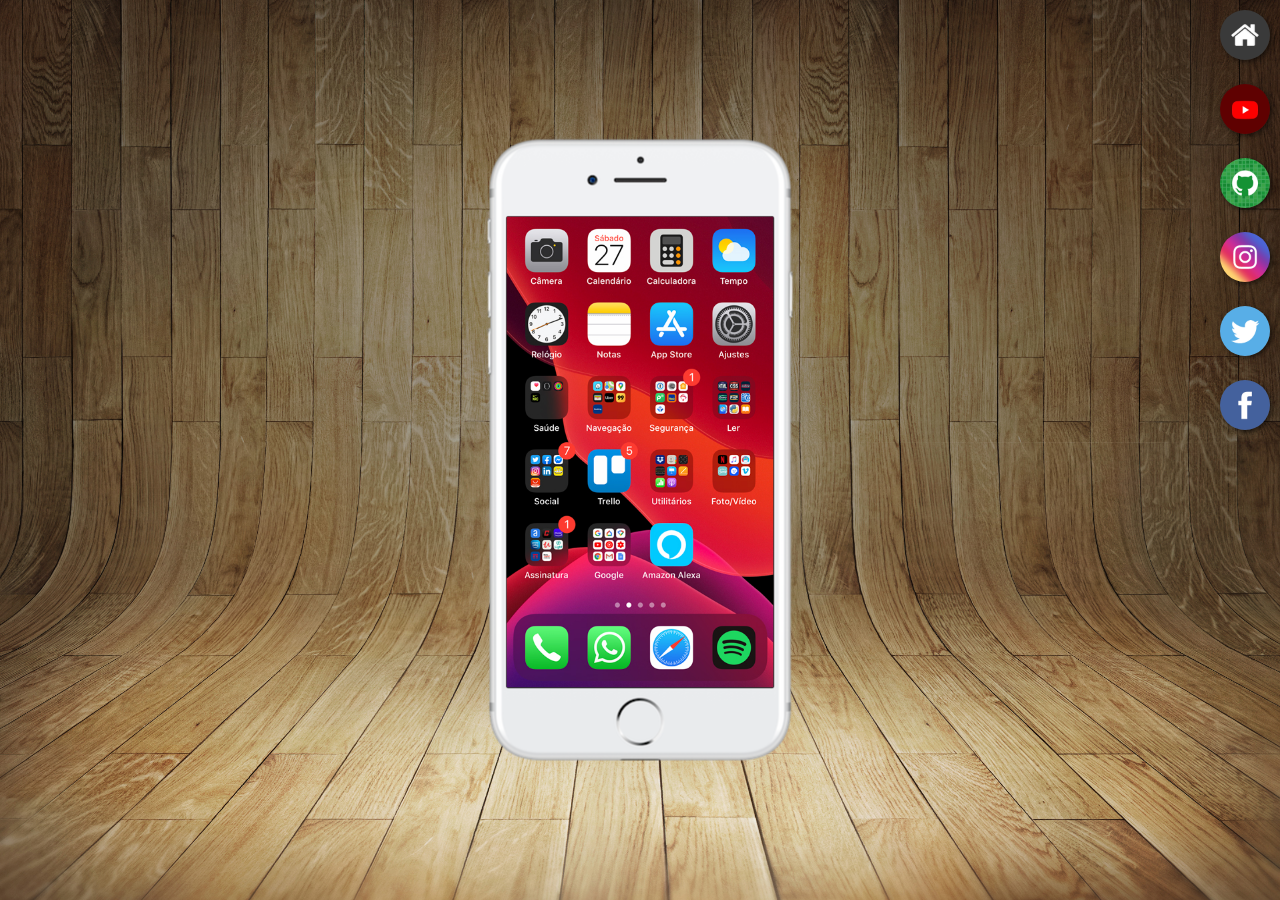
<file: index.html>
<!DOCTYPE html>
<html lang="pt-br">
<head>
    <meta charset="UTF-8">
    <meta http-equiv="X-UA-Compatible" content="IE=edge">
    <meta name="viewport" content="width=device-width, initial-scale=1.0">
    <link rel="shortcut icon" href="favicon.ico" type="image/x-icon">   
    <title>Projeto Redes Sociais</title>
    <link rel="stylesheet" href="estilos/style.css">
</head>
<body>
    <main>
        <section id="telefone">
            <iframe src="home.html" name="tela" id="tela" frameborder="0"></iframe>
        </section>
        <section id="redes-sociais">
                <a href="home.html" target="tela"> <img src="imagens/logo-home.jpg" alt="Home"></a> <br>
                <a href="youtube.html" target="tela"> <img src="imagens/logo-youtube.jpg" alt="YouTube"></a> <br>
                <a href="github.html" target="tela"> <img src="imagens/logo-github.jpg" alt="Github"></a> <br>
                <a href="instagram.html" target="tela"> <img src="imagens/logo-instagram.jpg" alt="Instagram"></a> <br>
                <a href="twitter.html" target="tela"> <img src="imagens/logo-twitter.jpg" alt="Twitter"></a> <br>
                <a href="facebook.html" target="tela"> <img src="imagens/logo-facebook.jpg" alt="Facebook"></a>
        </section>
    </main>
</body>
</html>
</file>
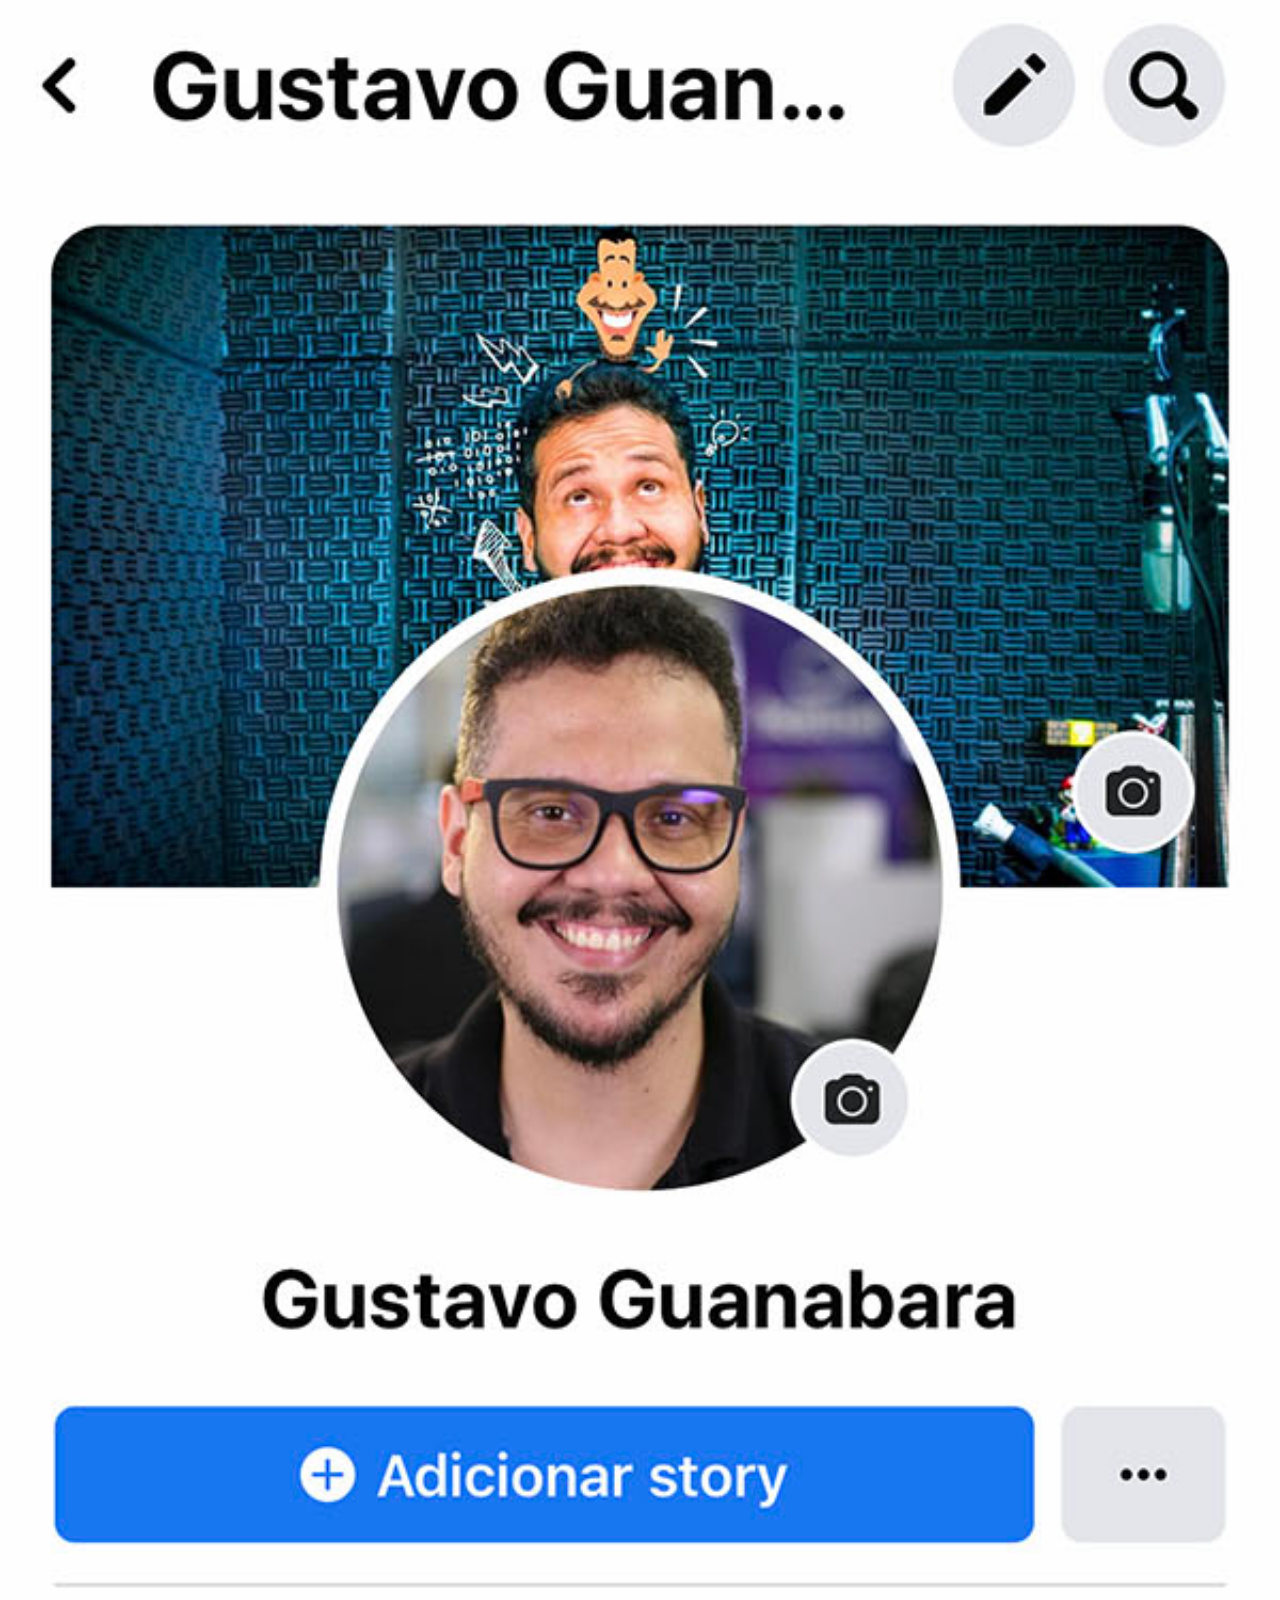
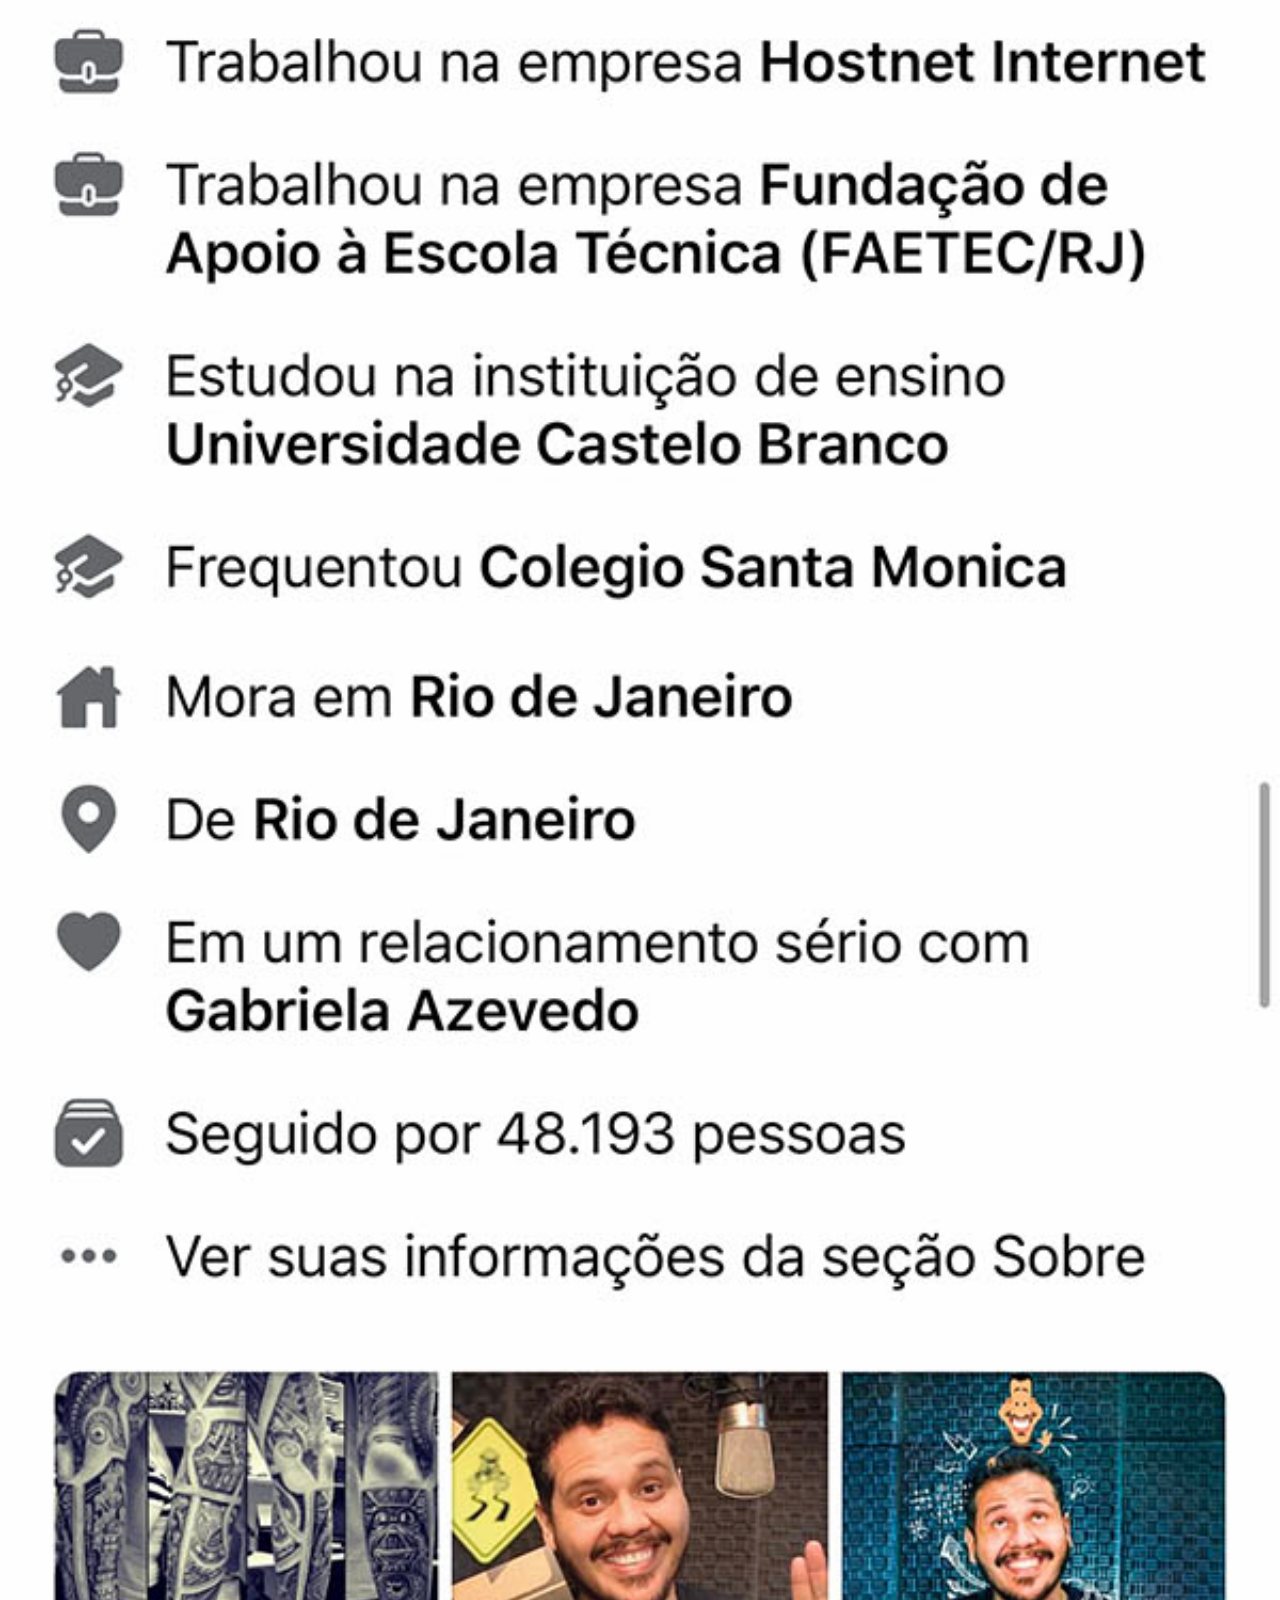
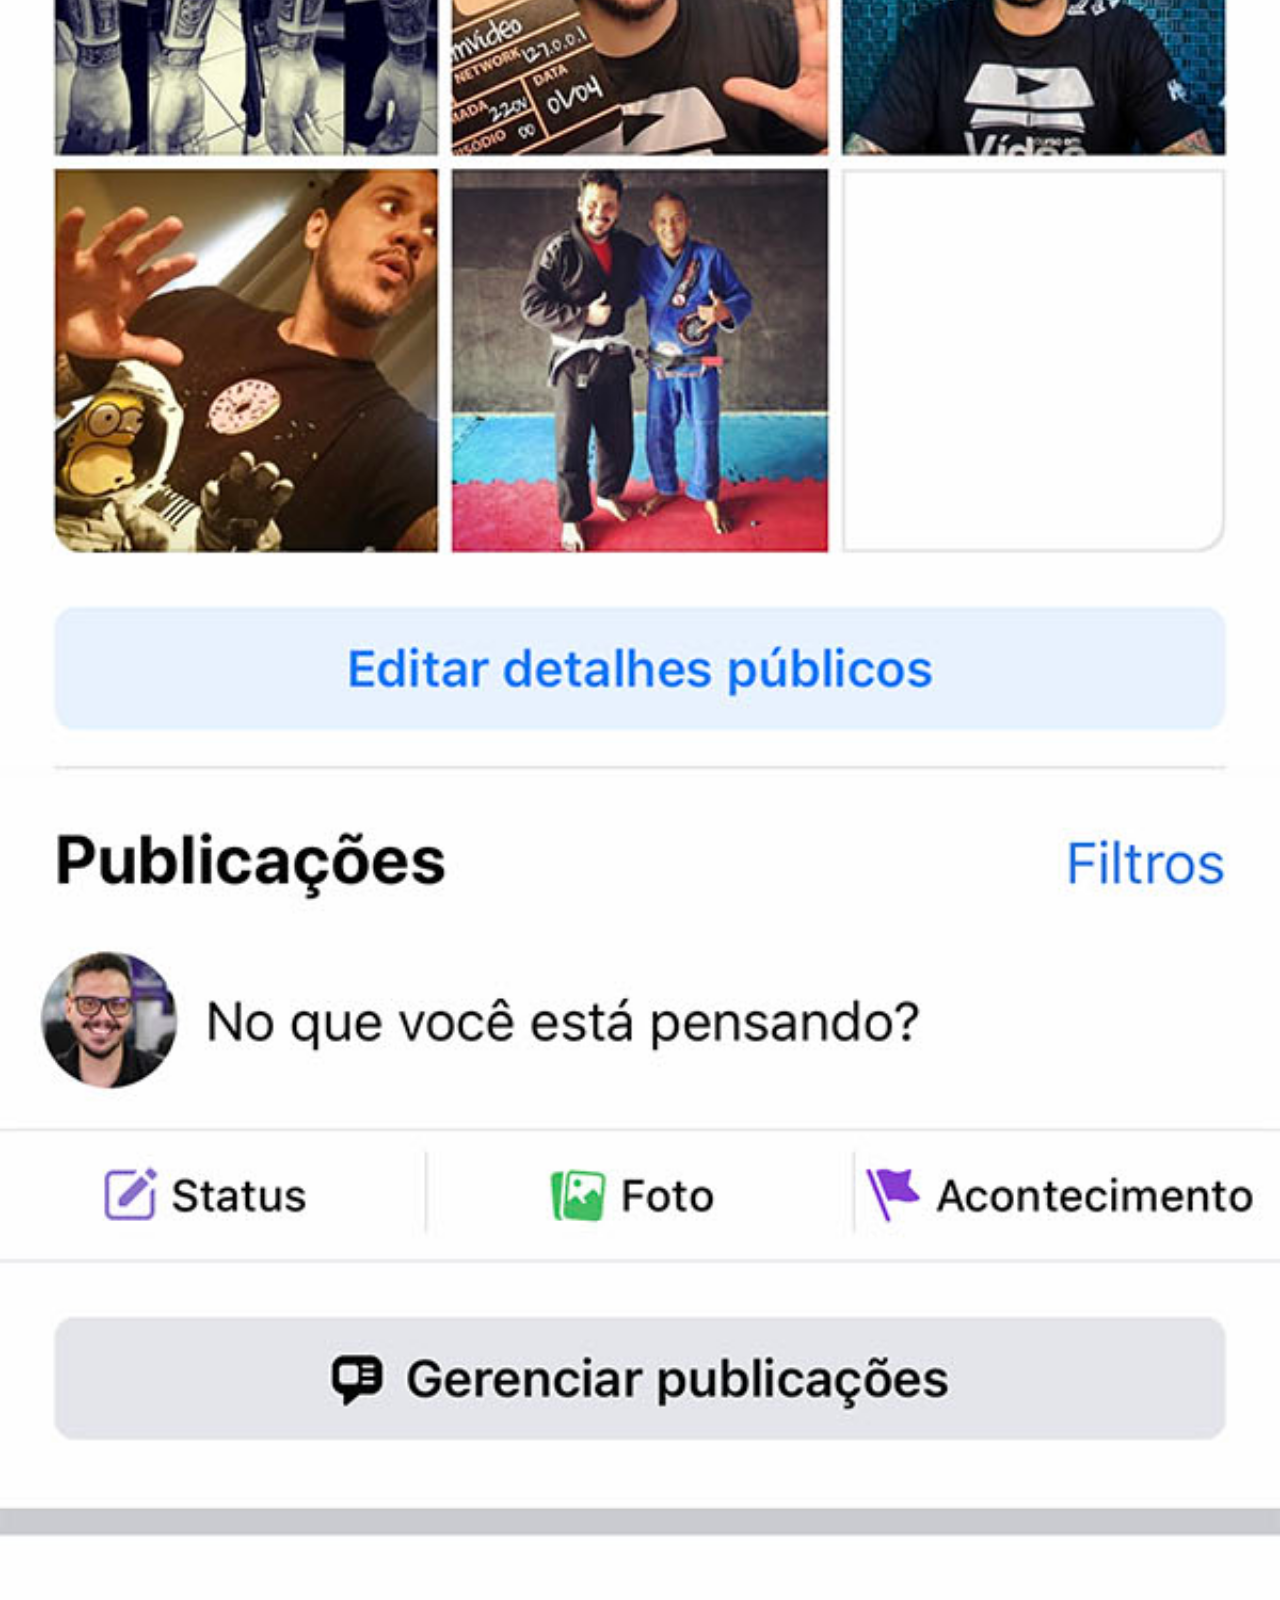
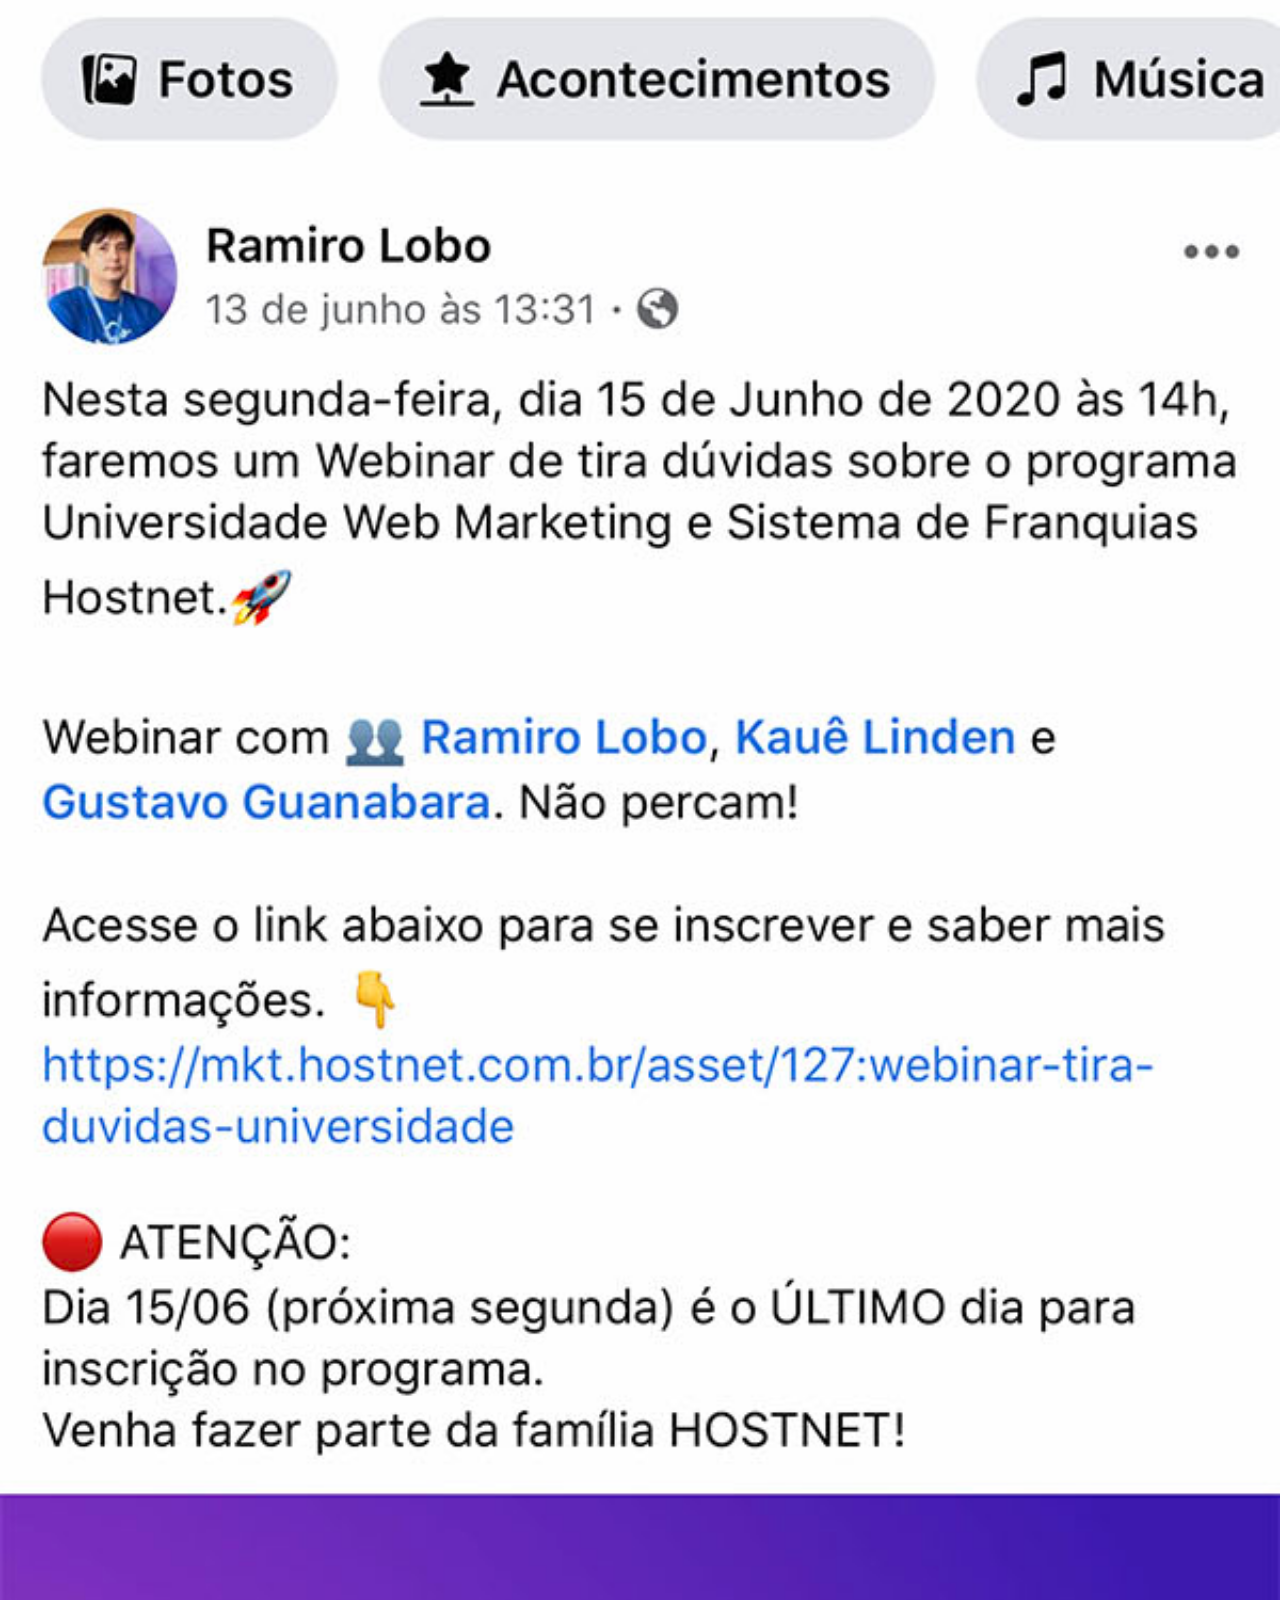
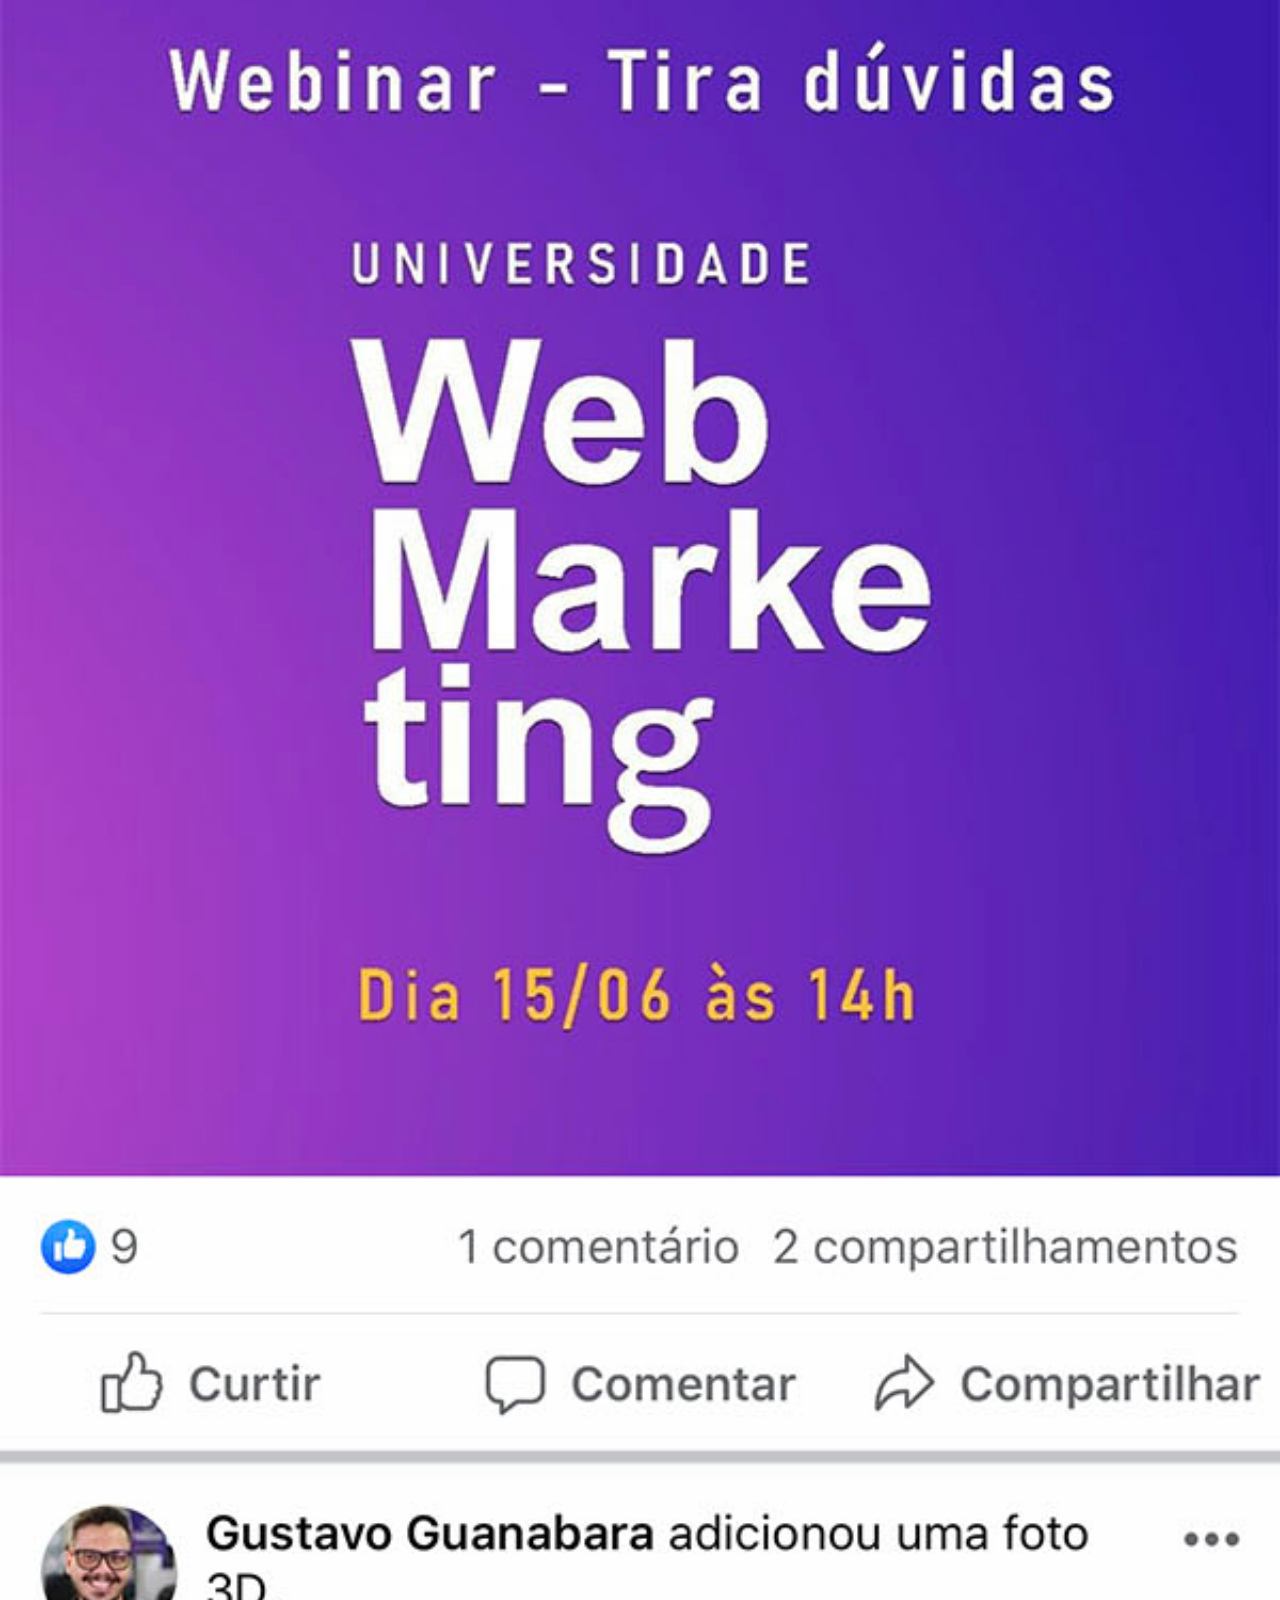
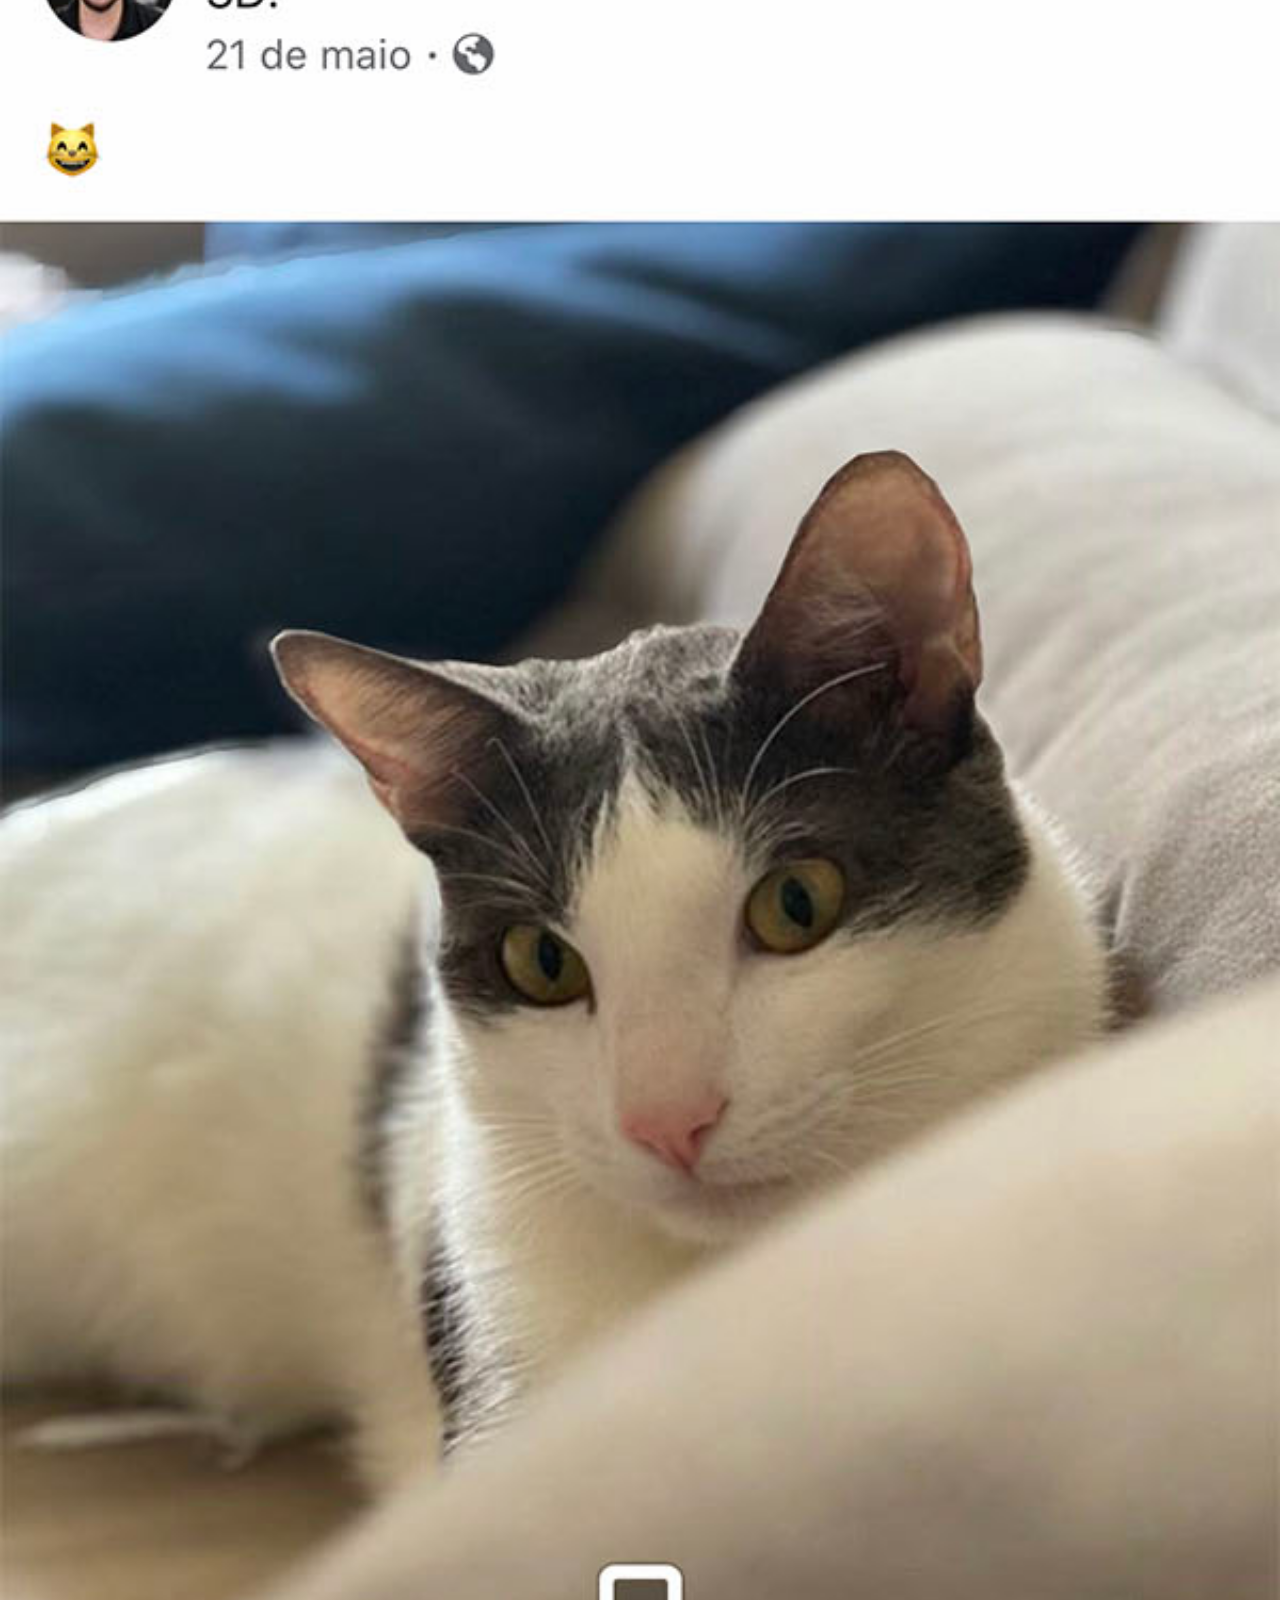
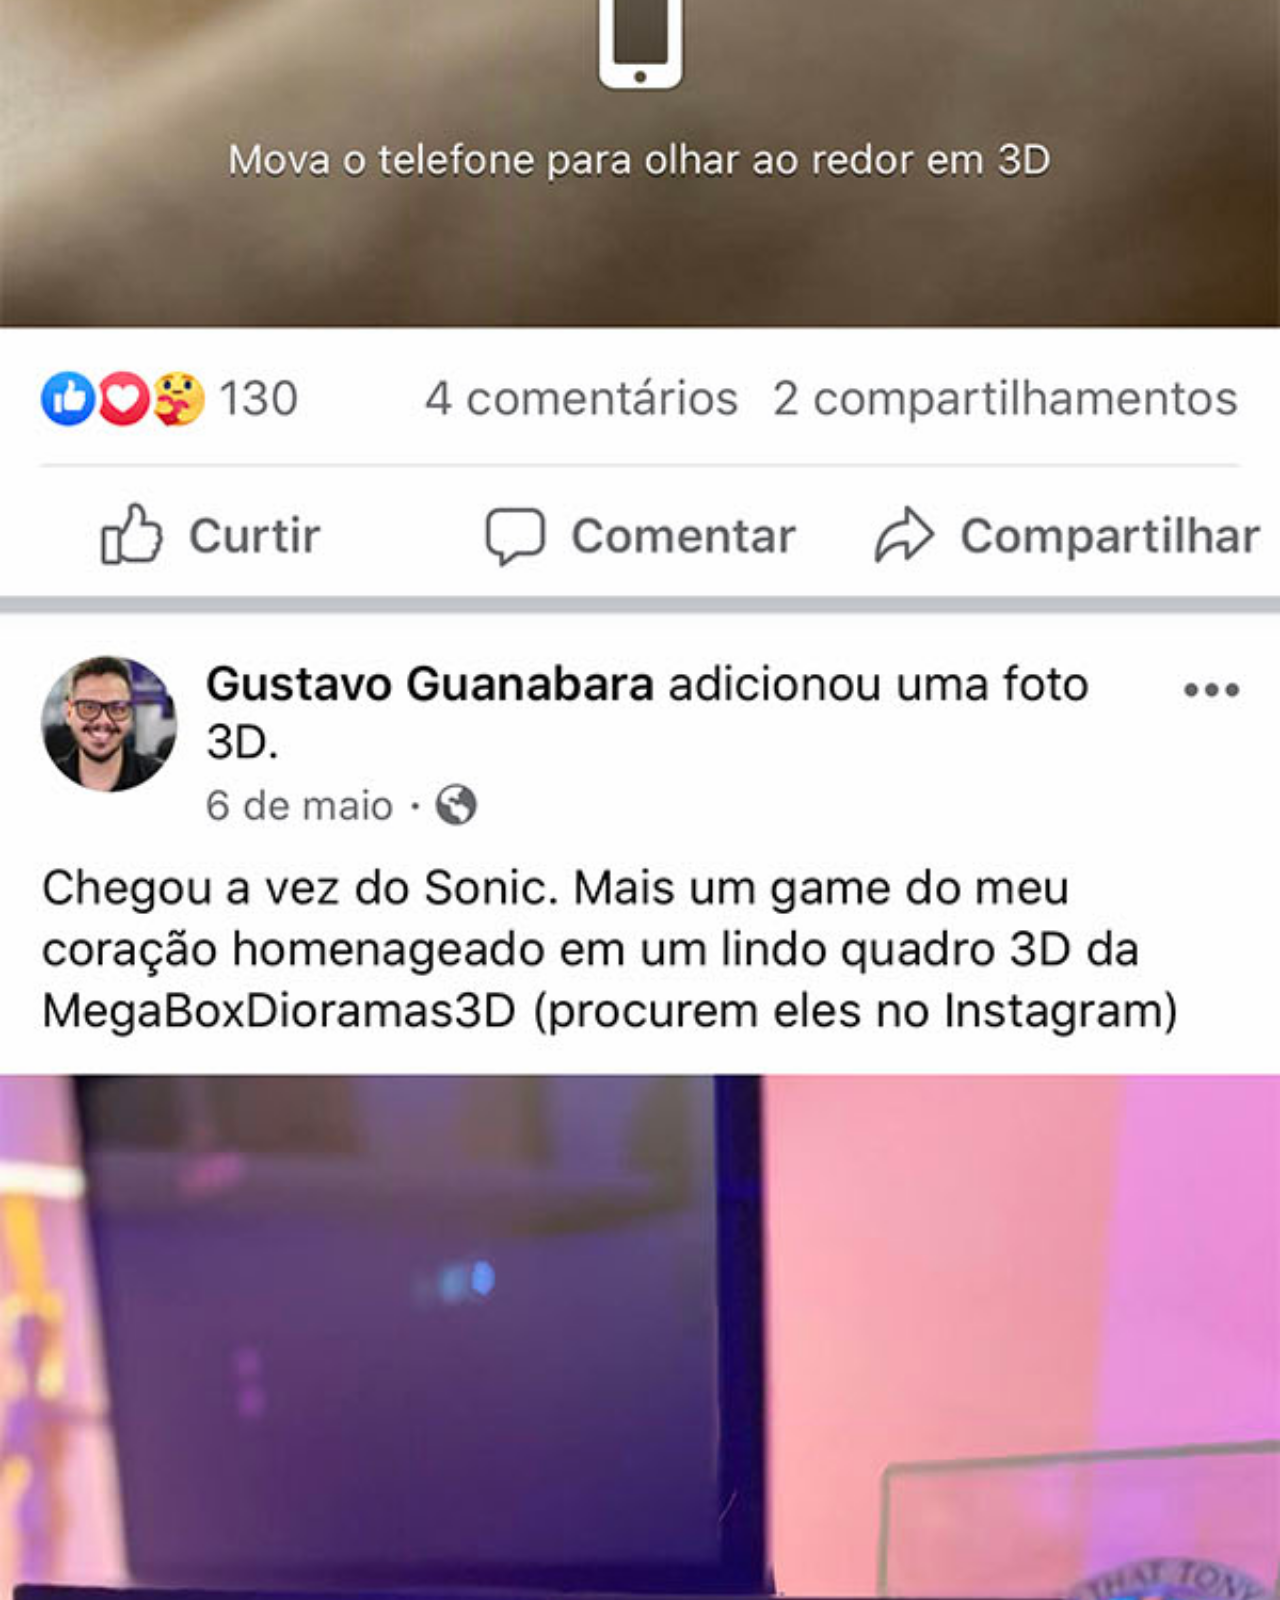
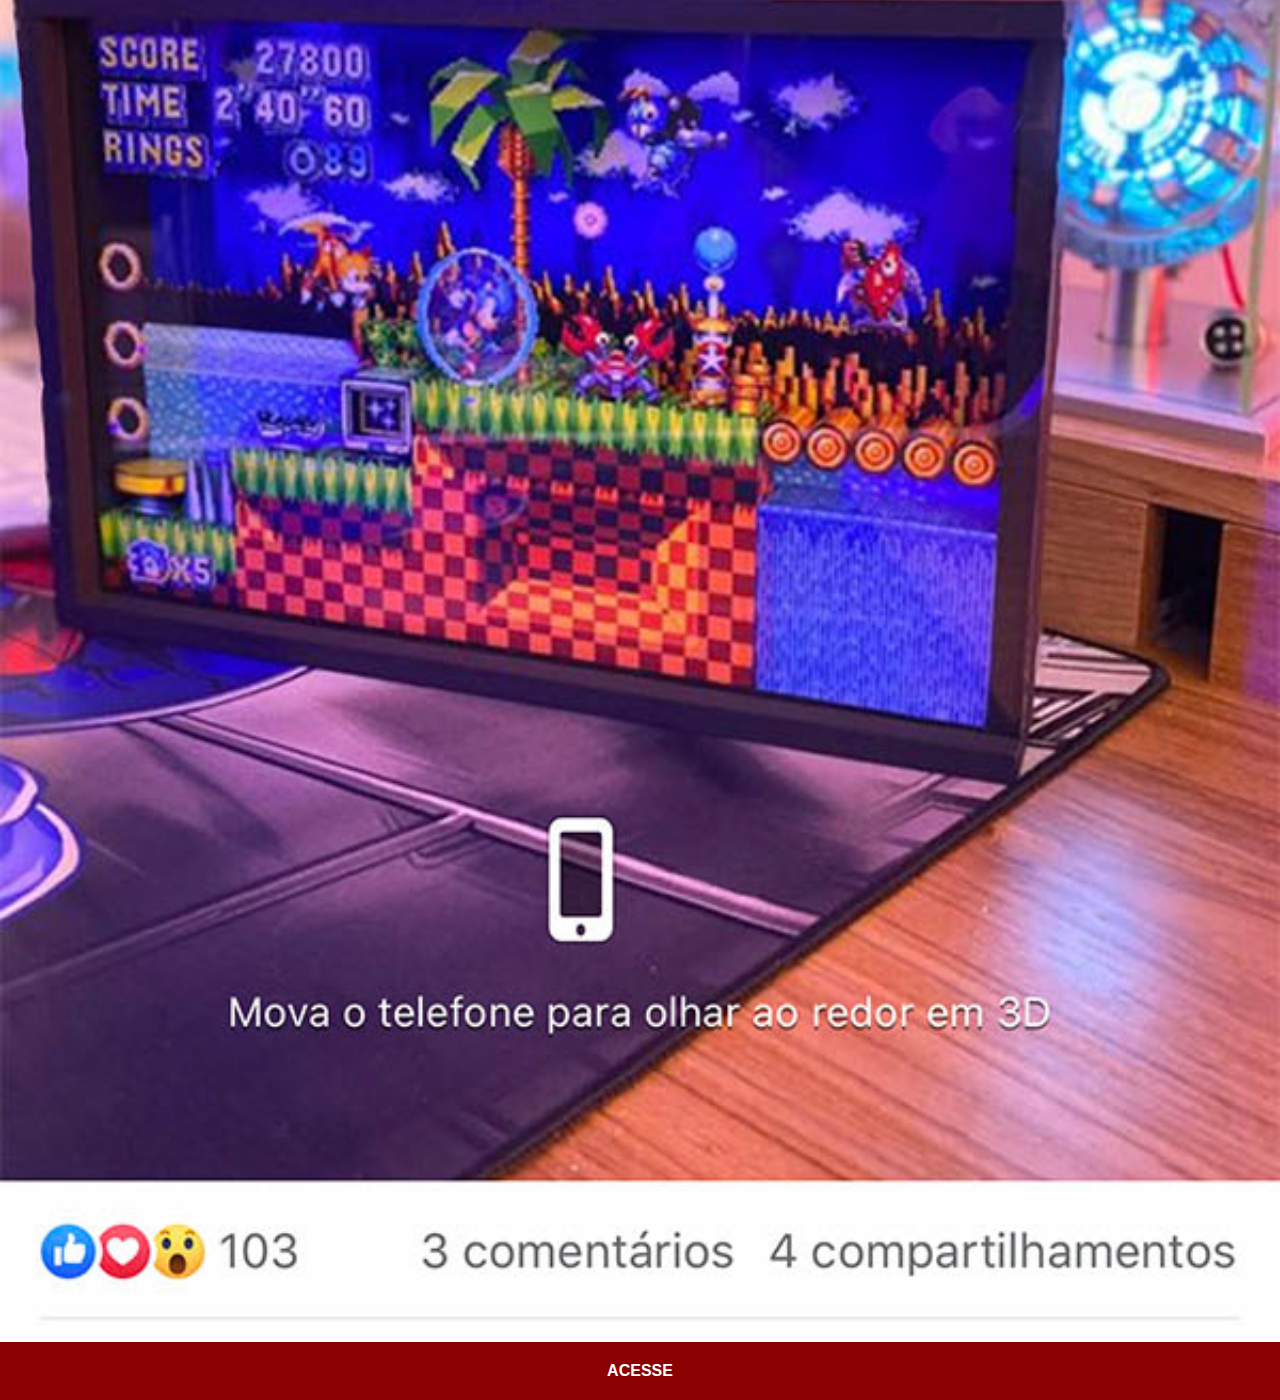
<file: facebook.html>
<!DOCTYPE html>
<html lang="pt-br">
<head>
    <meta charset="UTF-8">
    <meta http-equiv="X-UA-Compatible" content="IE=edge">
    <meta name="viewport" content="width=device-width, initial-scale=1.0">
    <title>Facebook</title>
    <link rel="stylesheet" href="estilos/social.css">
</head>
<body>
    <img src="imagens/tela-facebook.jpg" alt="Facebook">
    <a href="https://www.facebook.com/gustavoguanabara/?locale=pt_BR" target="_blank">ACESSE</a>
</body>
</html>
</file>
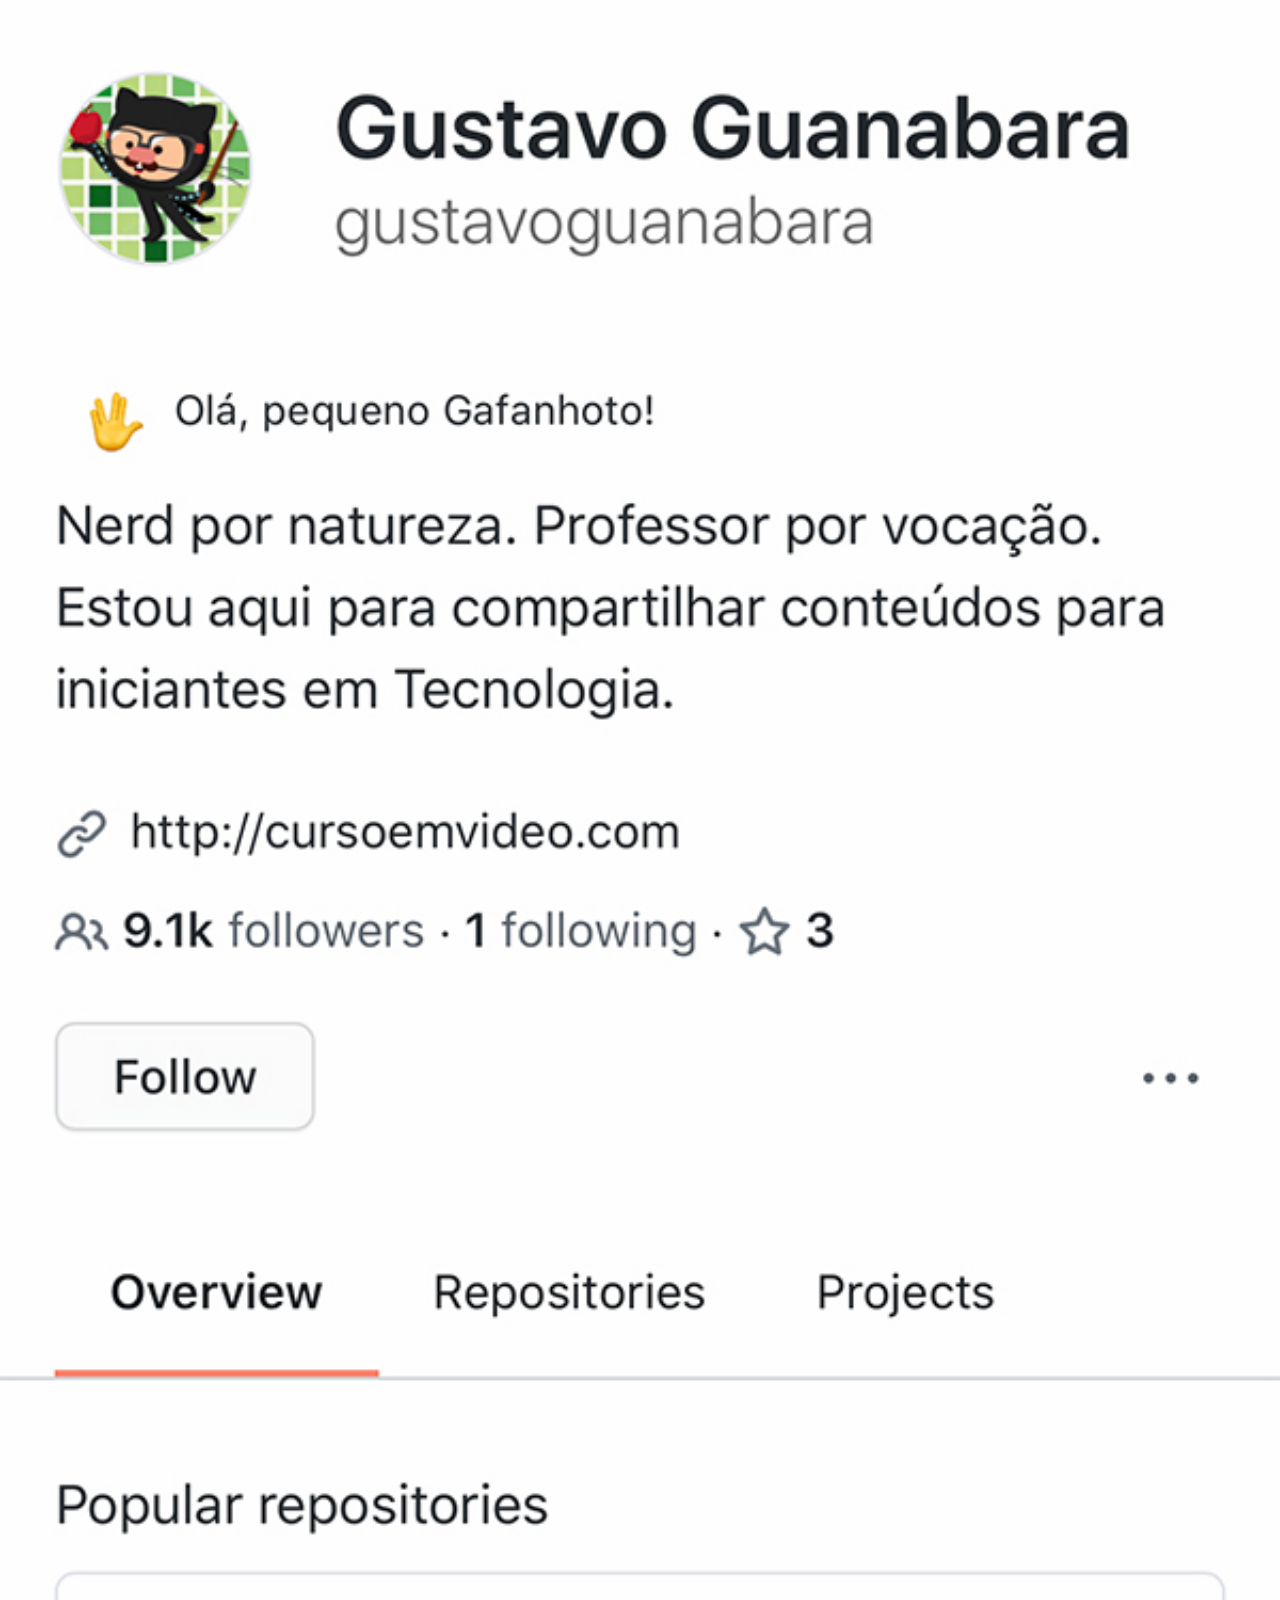
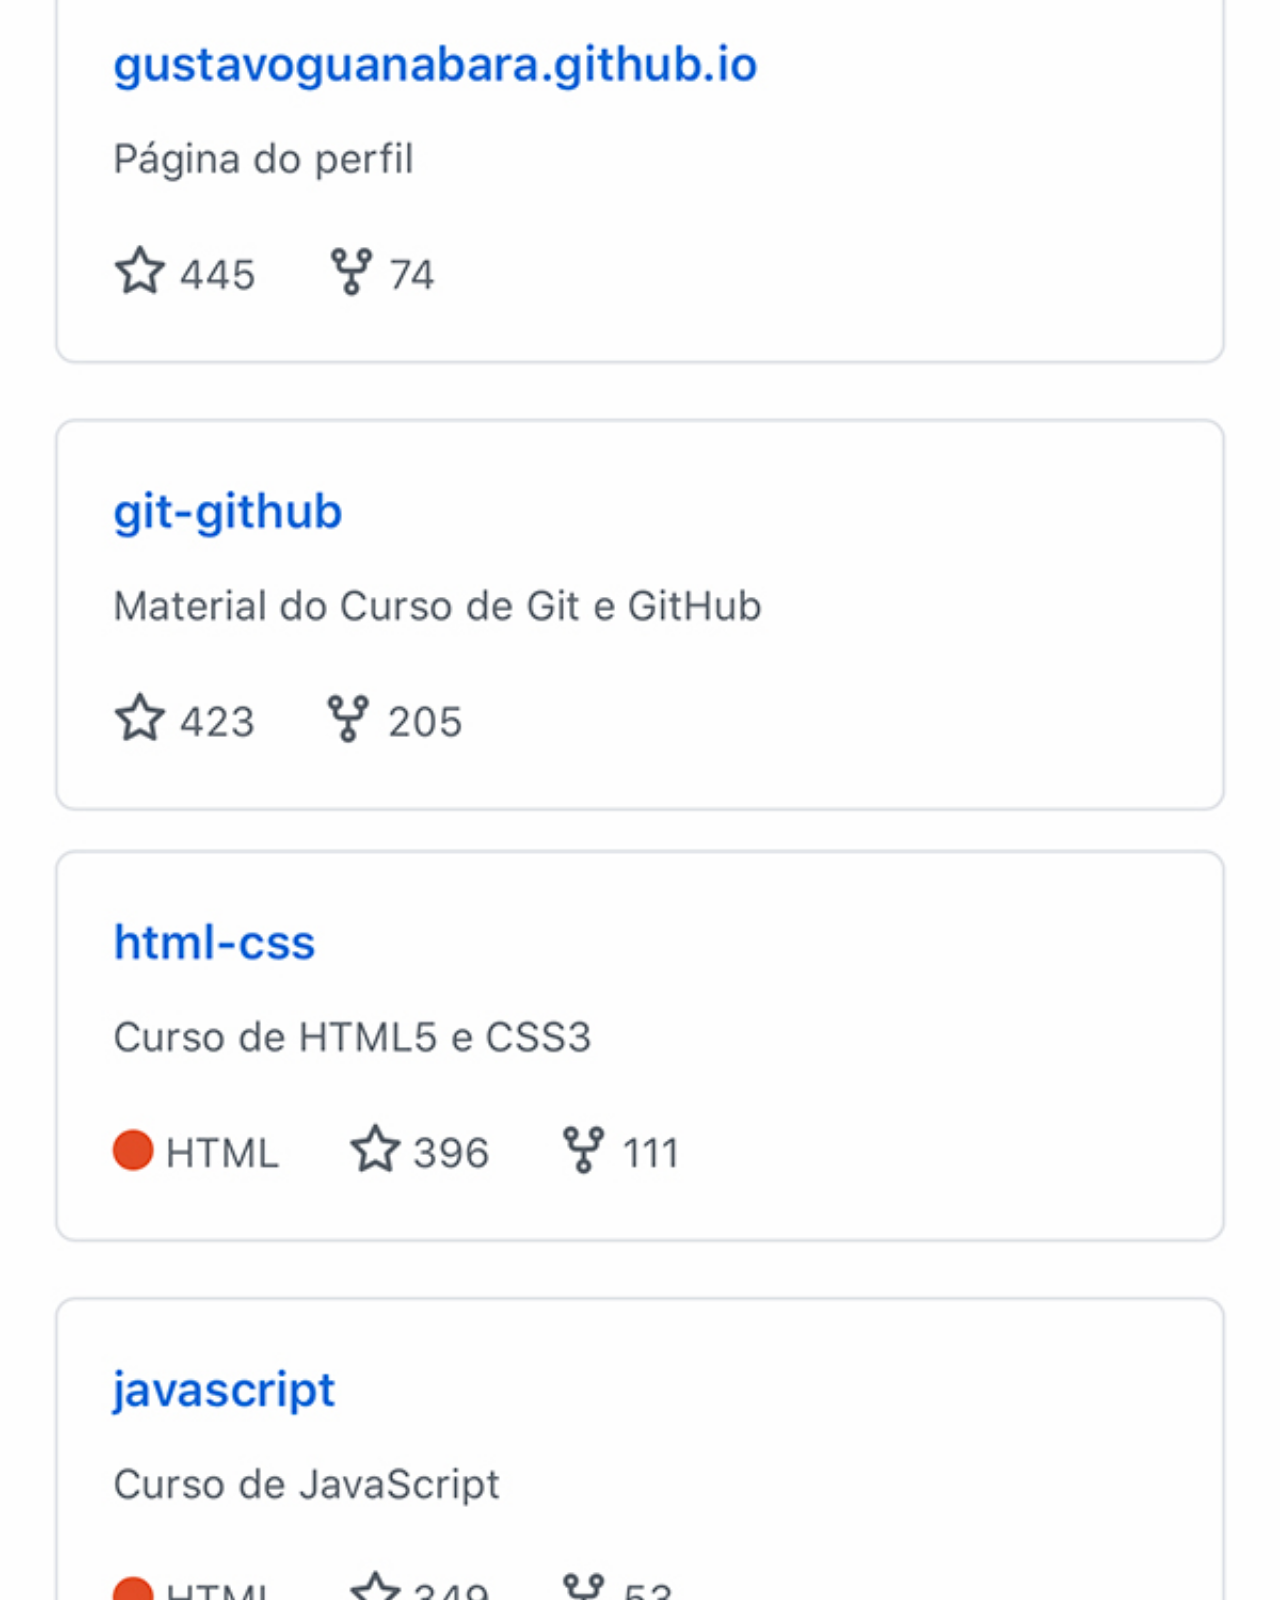
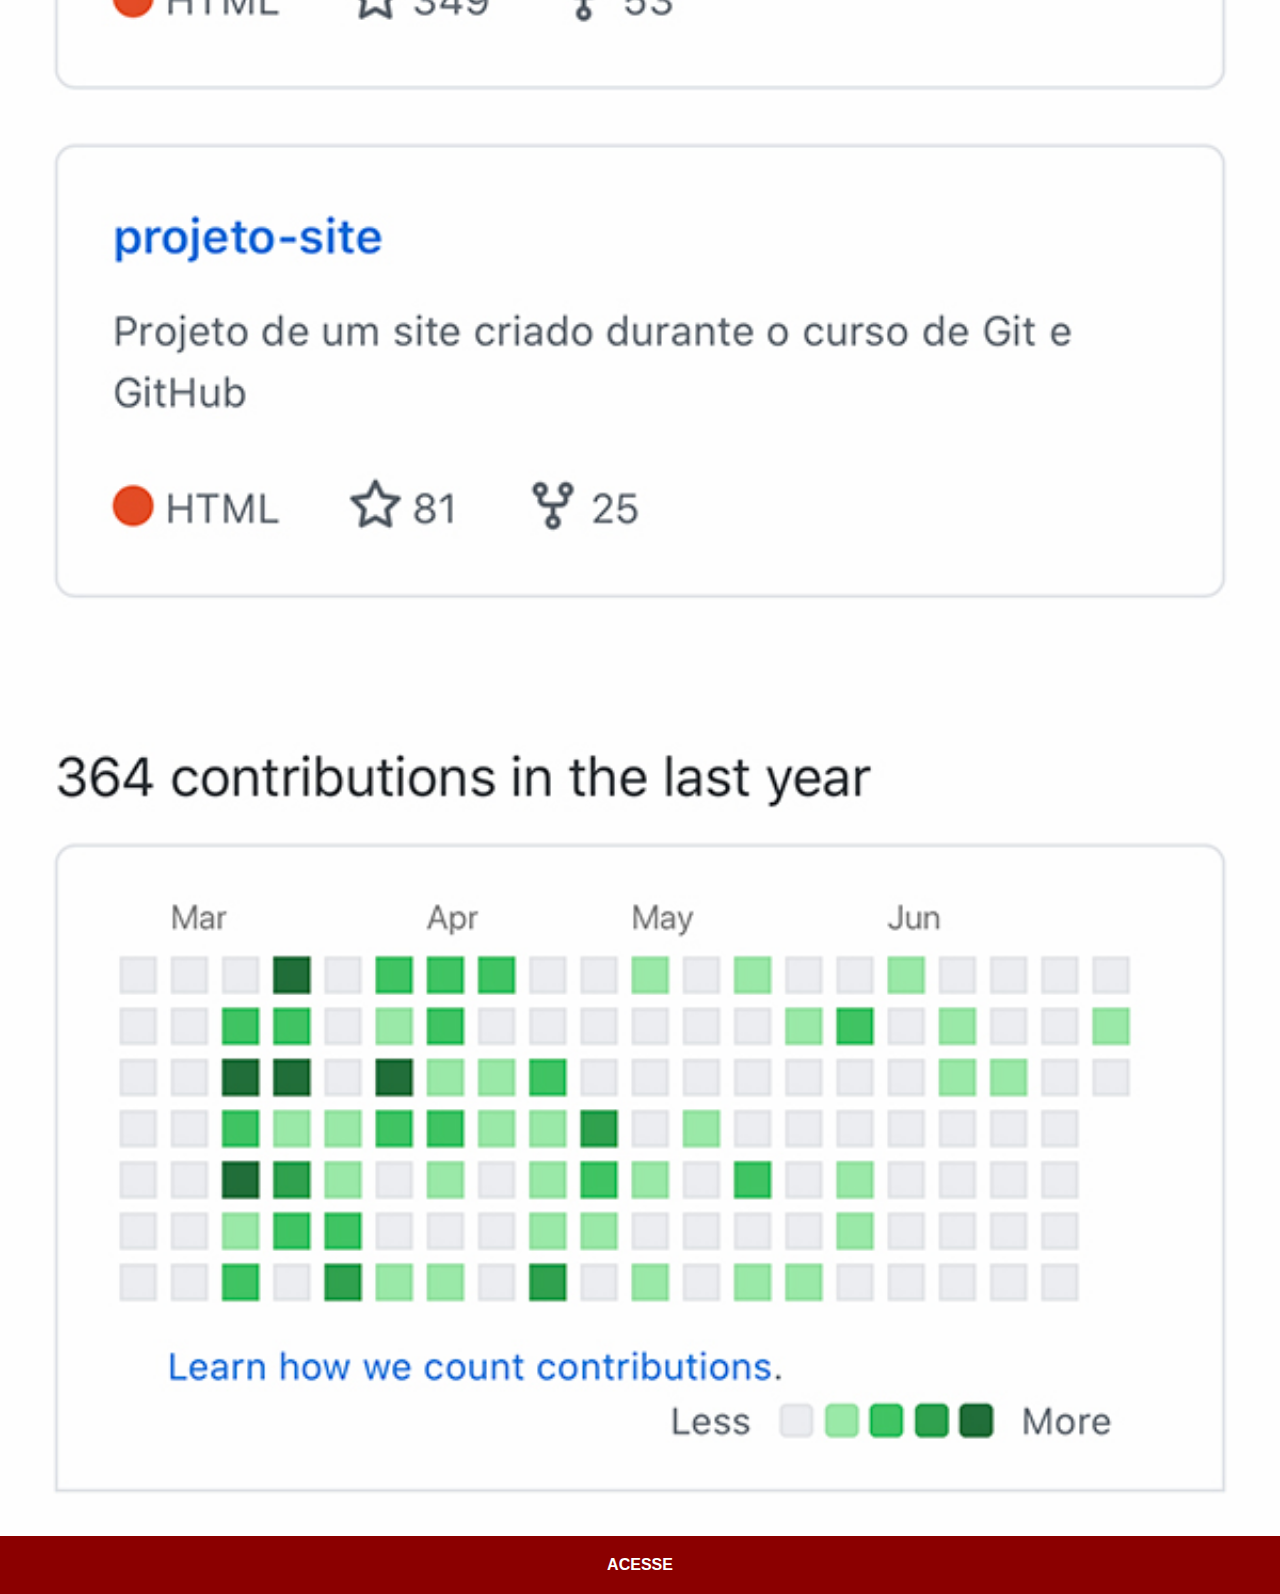
<file: github.html>
<!DOCTYPE html>
<html lang="pt-br">
<head>
    <meta charset="UTF-8">
    <meta http-equiv="X-UA-Compatible" content="IE=edge">
    <meta name="viewport" content="width=device-width, initial-scale=1.0">
    <title>Github</title>
    <link rel="stylesheet" href="estilos/social.css">
</head>
<body>
    <img src="imagens/tela-github.jpg" alt="Github">
    <a href="https://github.com/gustavoguanabara" target="_blank">ACESSE</a>
</body>
</html>
</file>
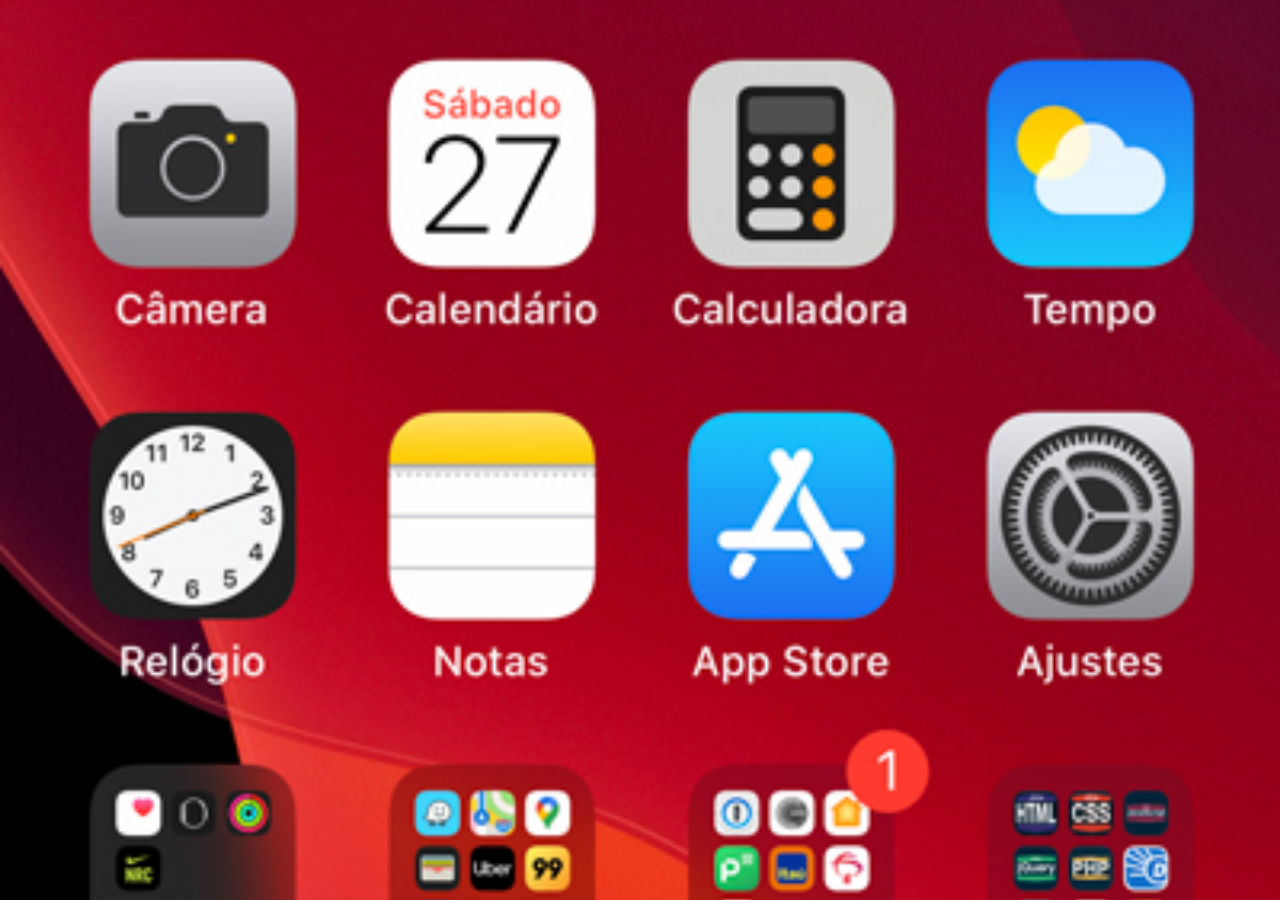
<file: home.html>
<!DOCTYPE html>
<html lang="pt-br">
<head>
    <meta charset="UTF-8">
    <meta http-equiv="X-UA-Compatible" content="IE=edge">
    <meta name="viewport" content="width=device-width, initial-scale=1.0">
    <title>Home</title>
</head>
<style>
    *{
        margin: 0px;
        padding: 0px;
    }

    body{
        width: 100vw;
        height: 100vh;
        background: black url(imagens/tela-home.jpg) no-repeat top center;
        background-size: cover;
    }
</style>
<body>

</body>
</html>
</file>
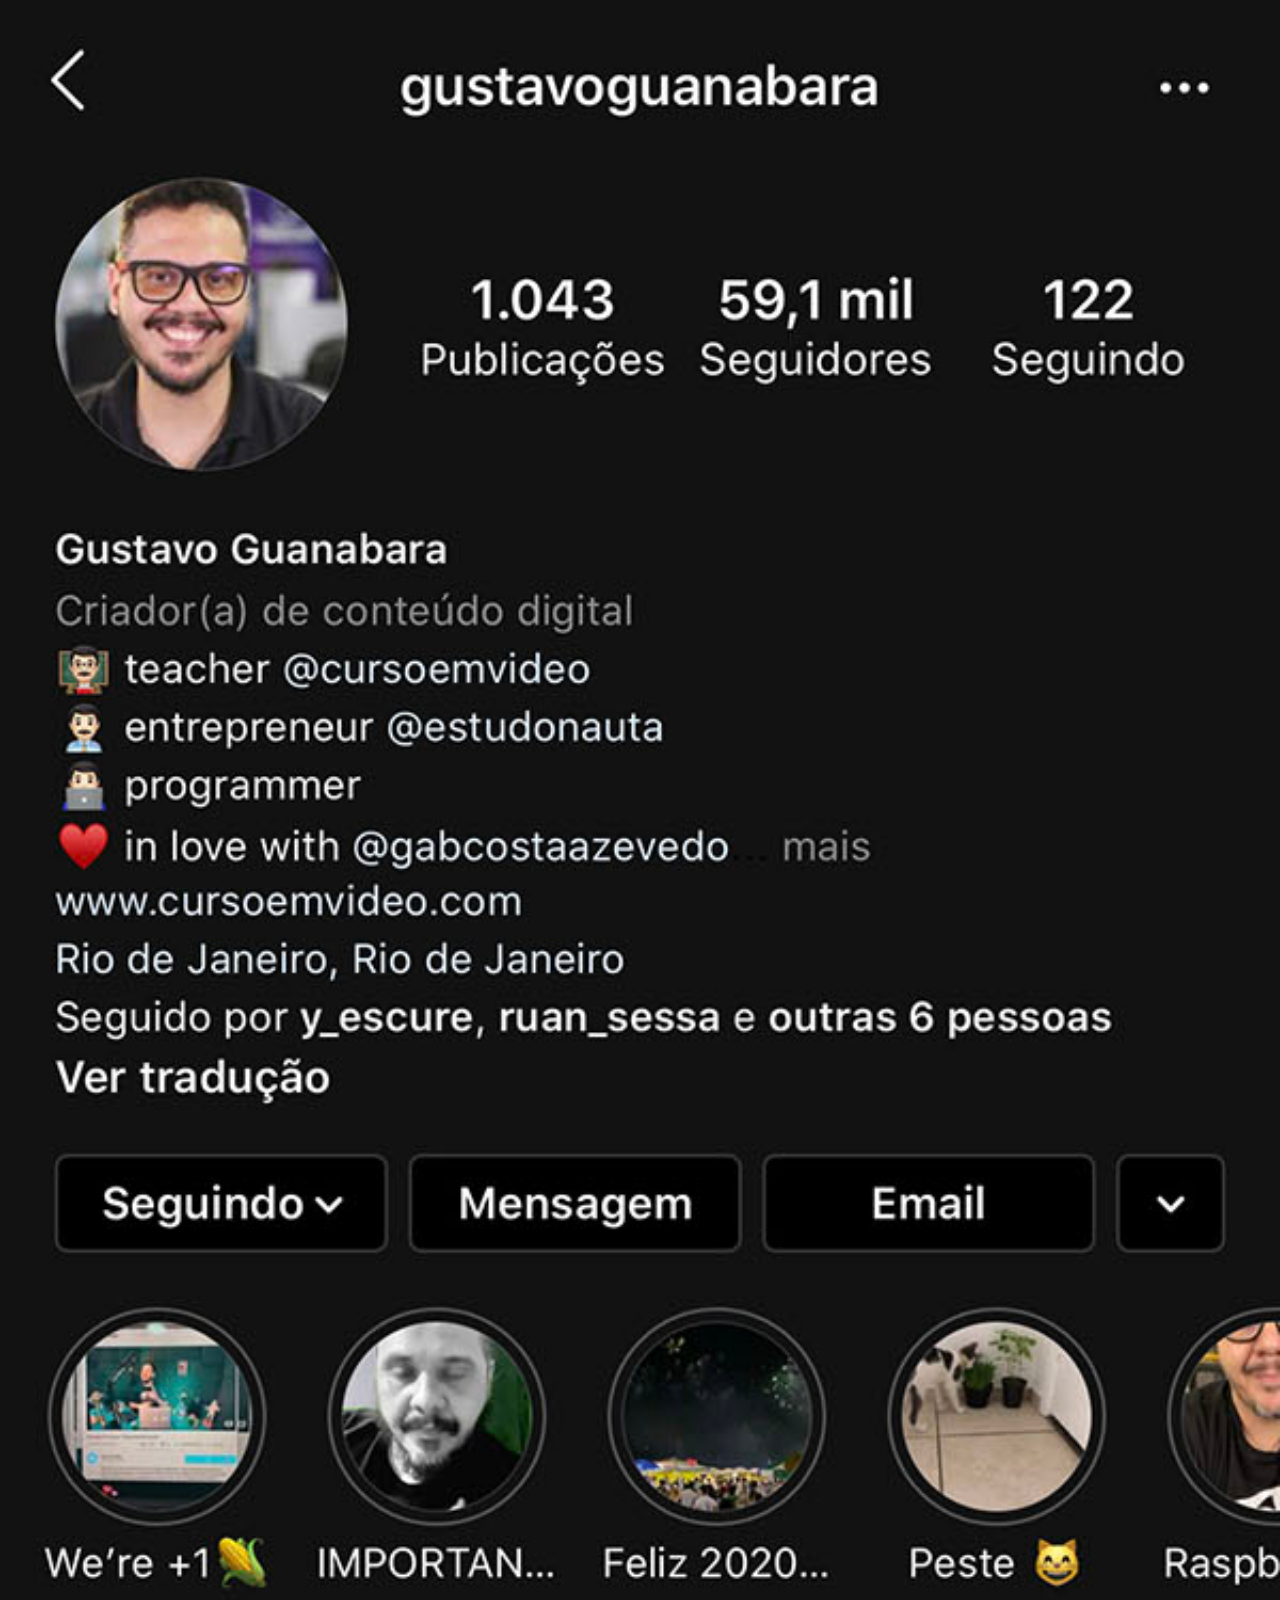
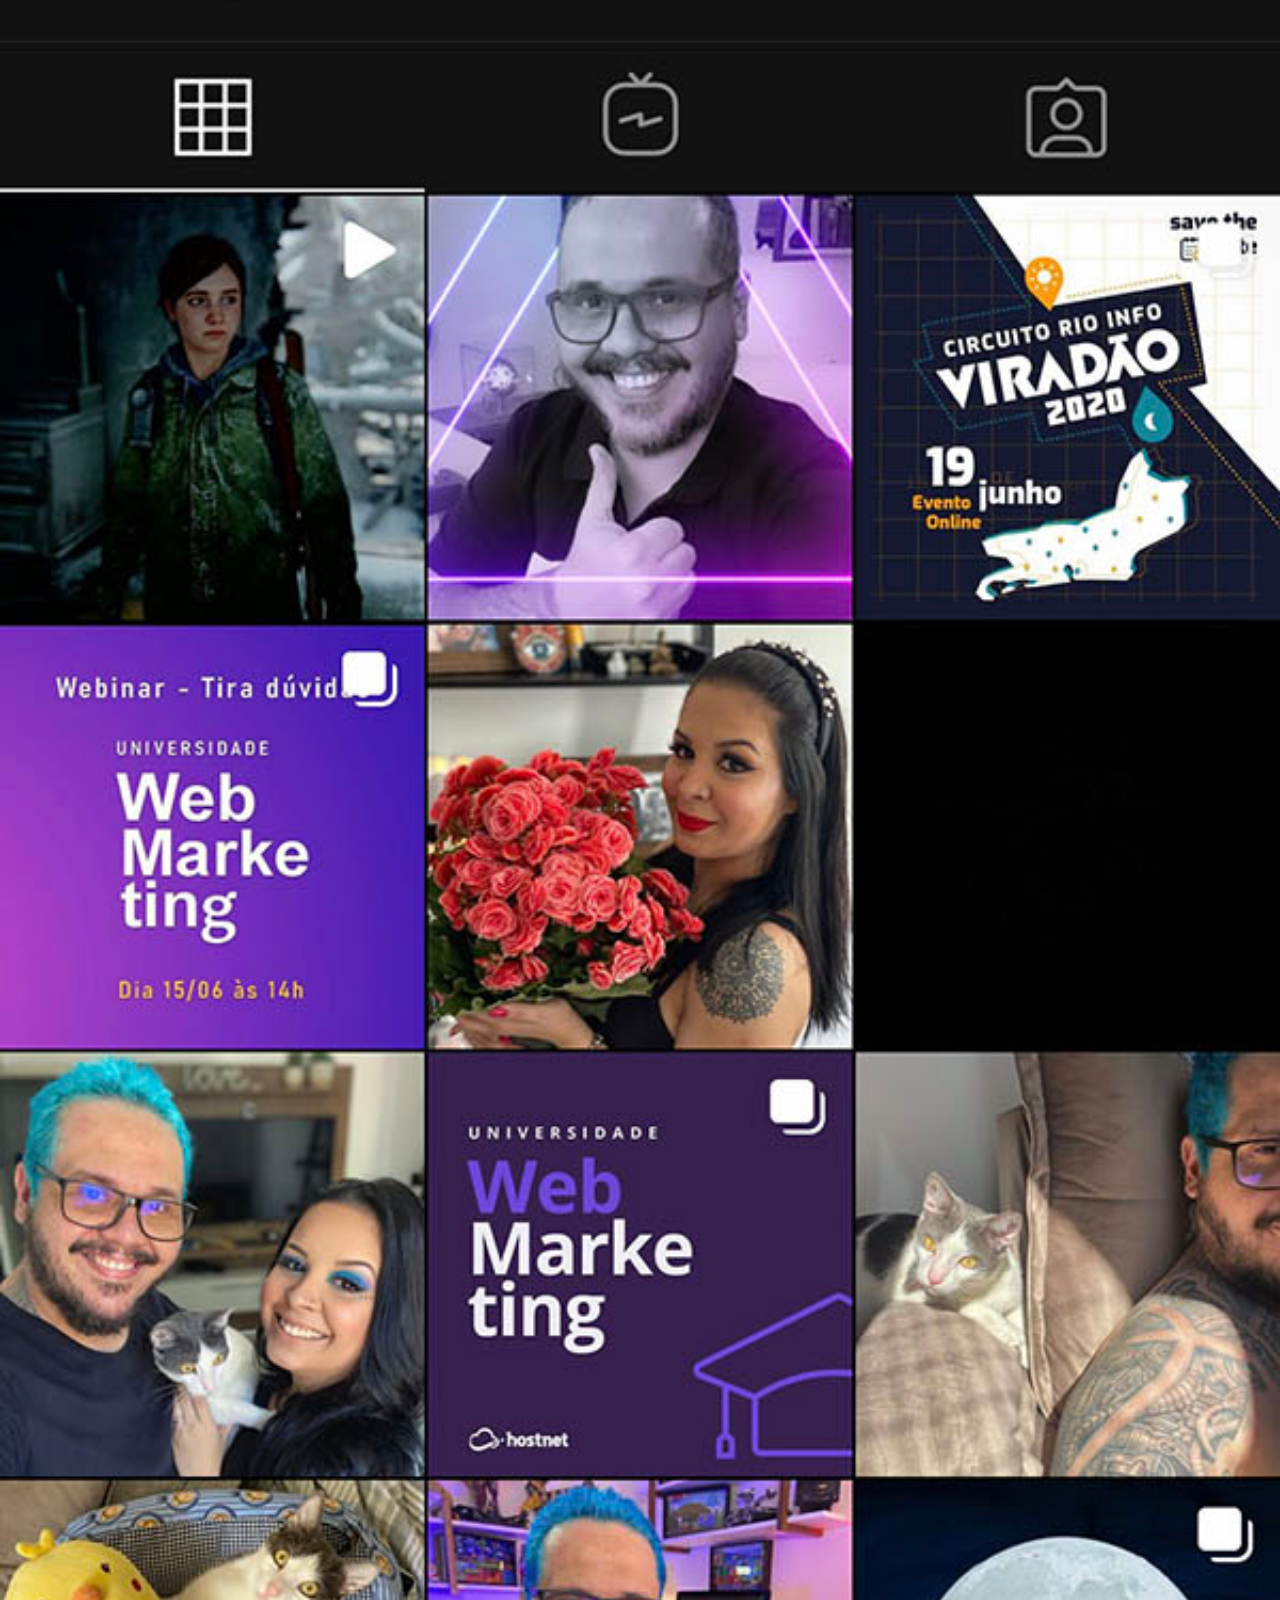
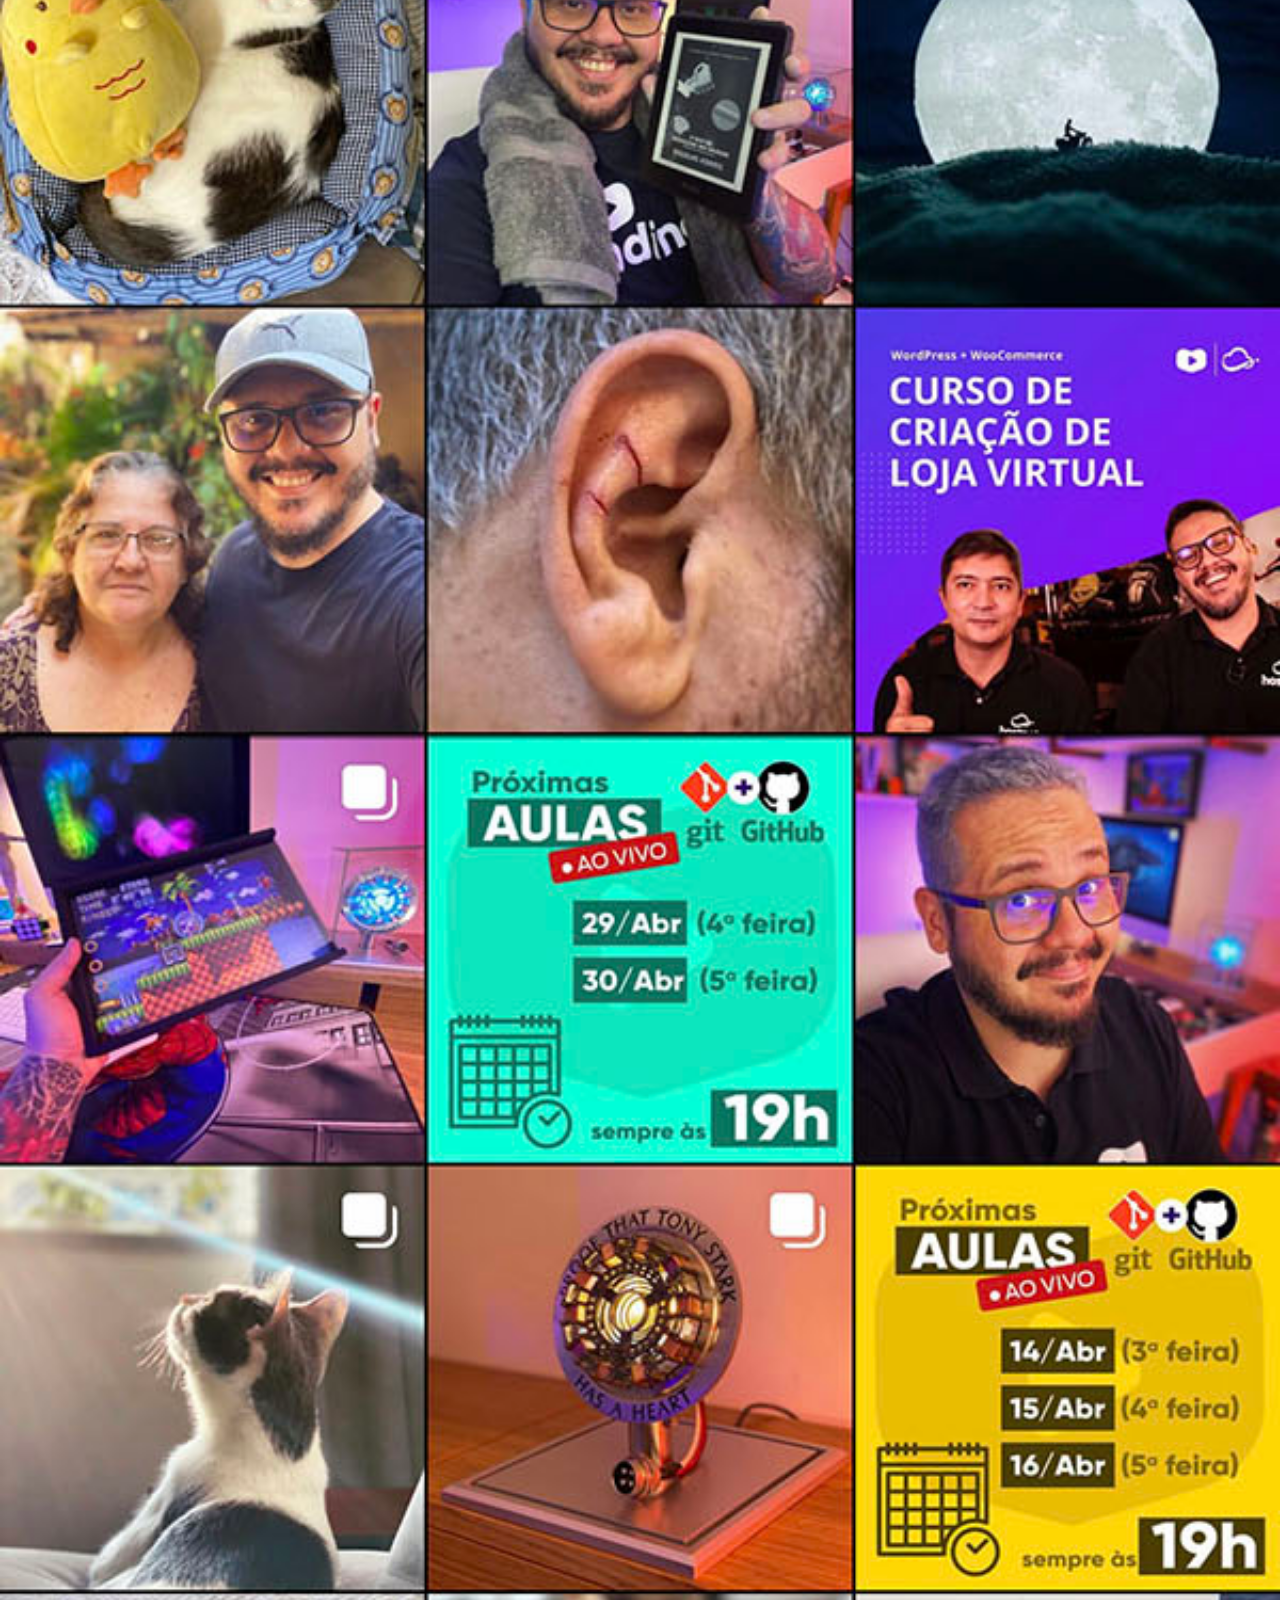
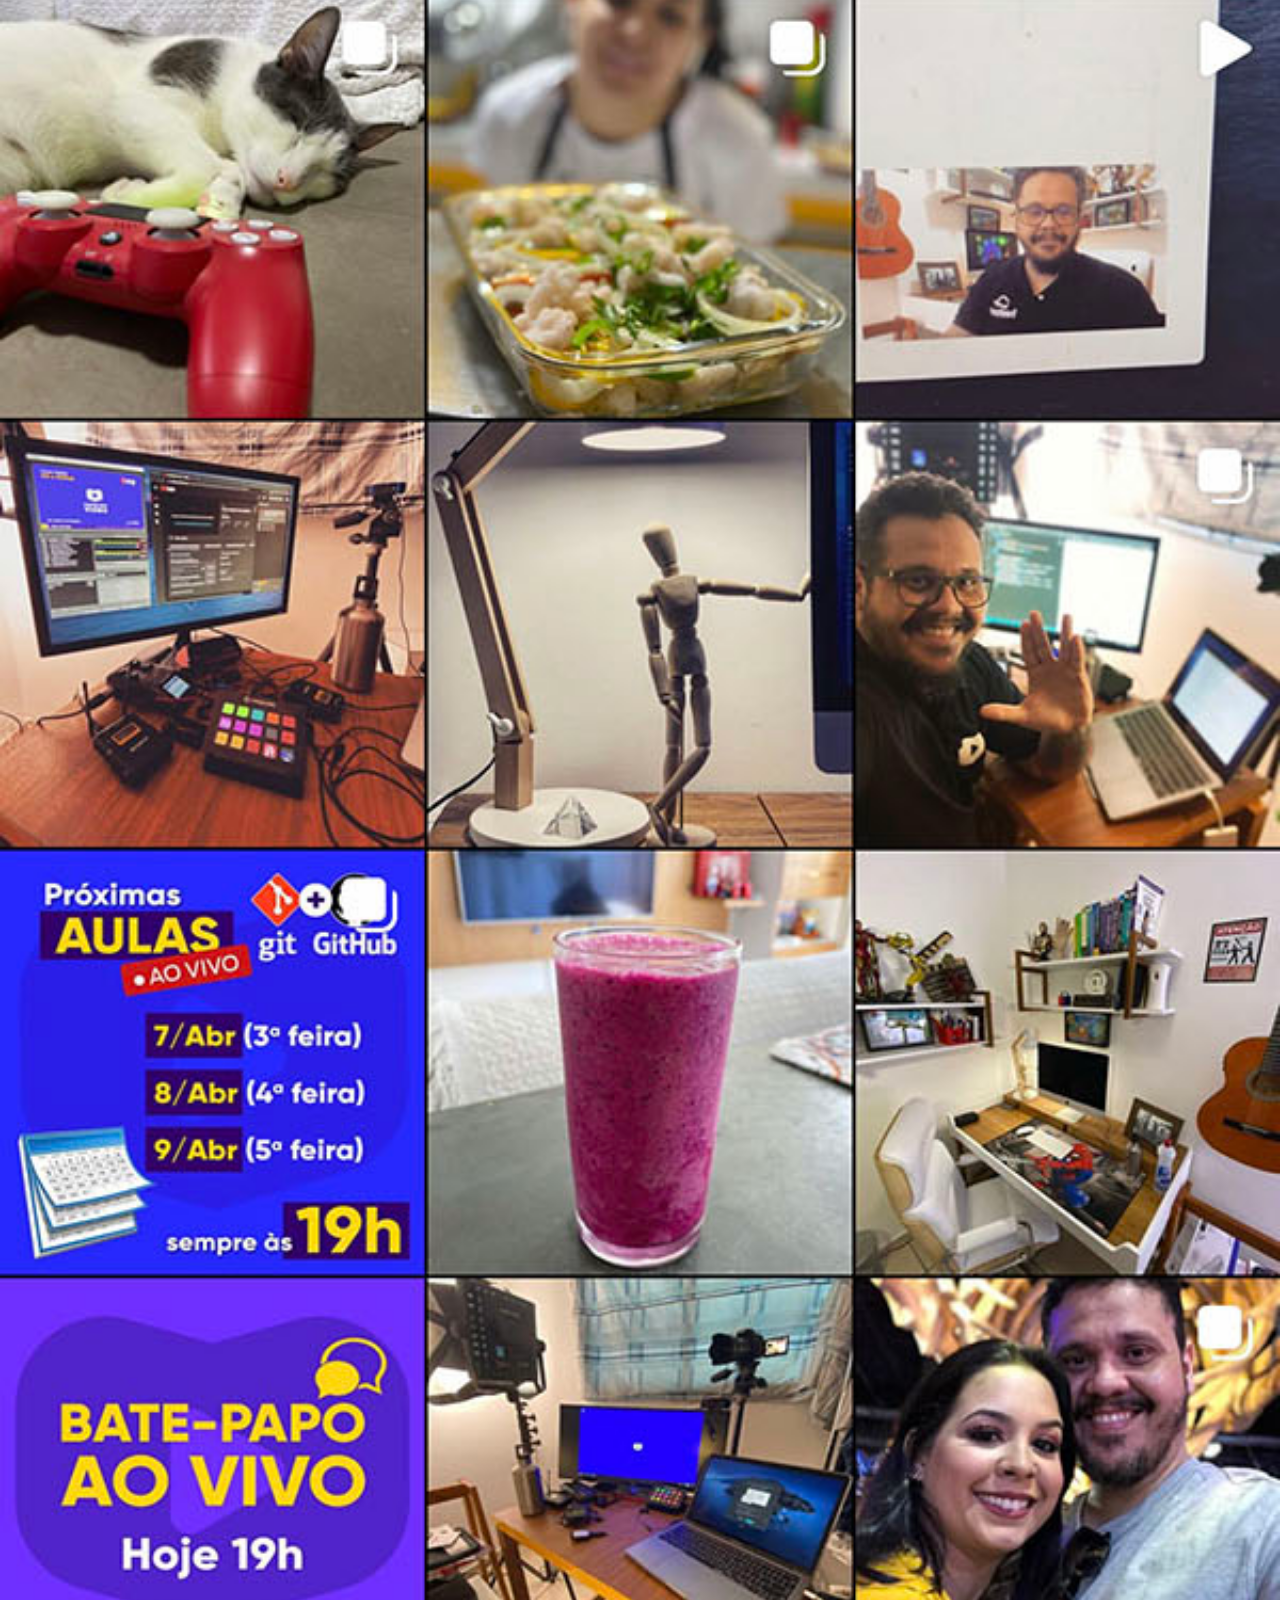
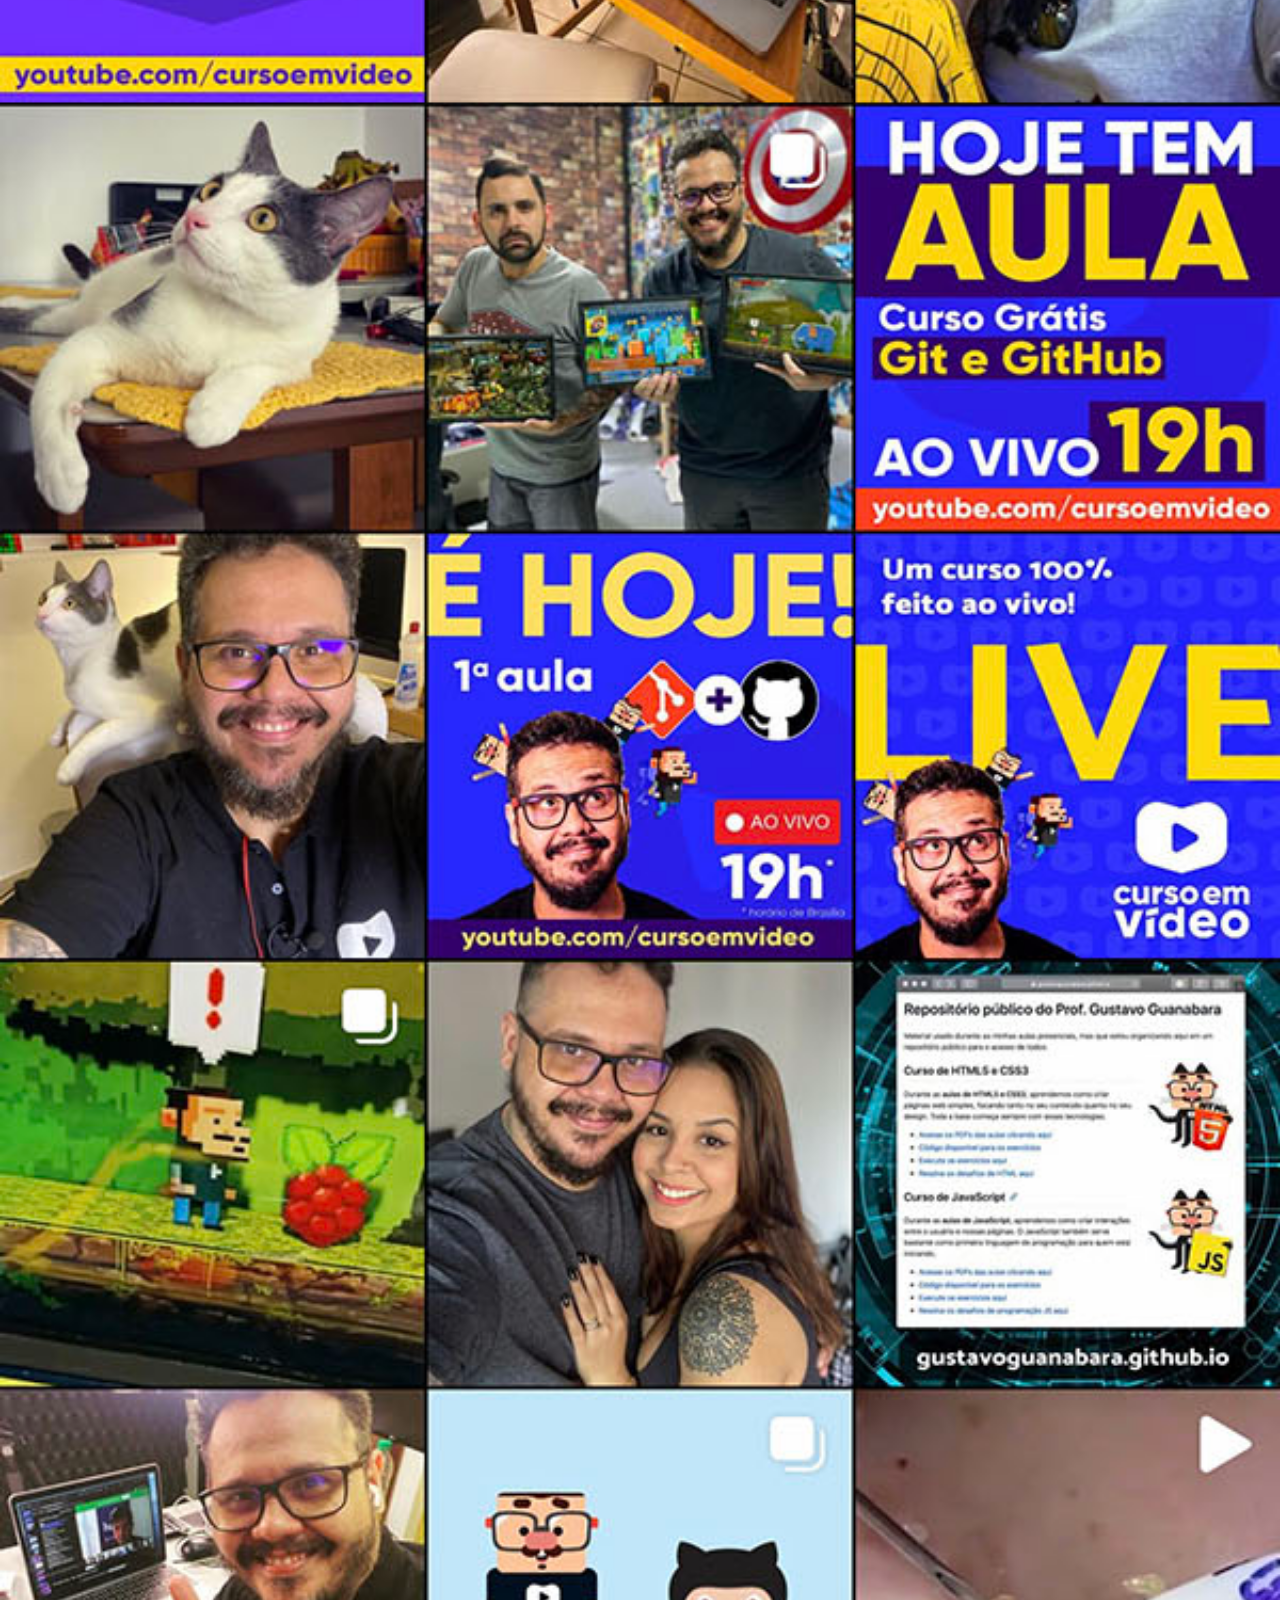
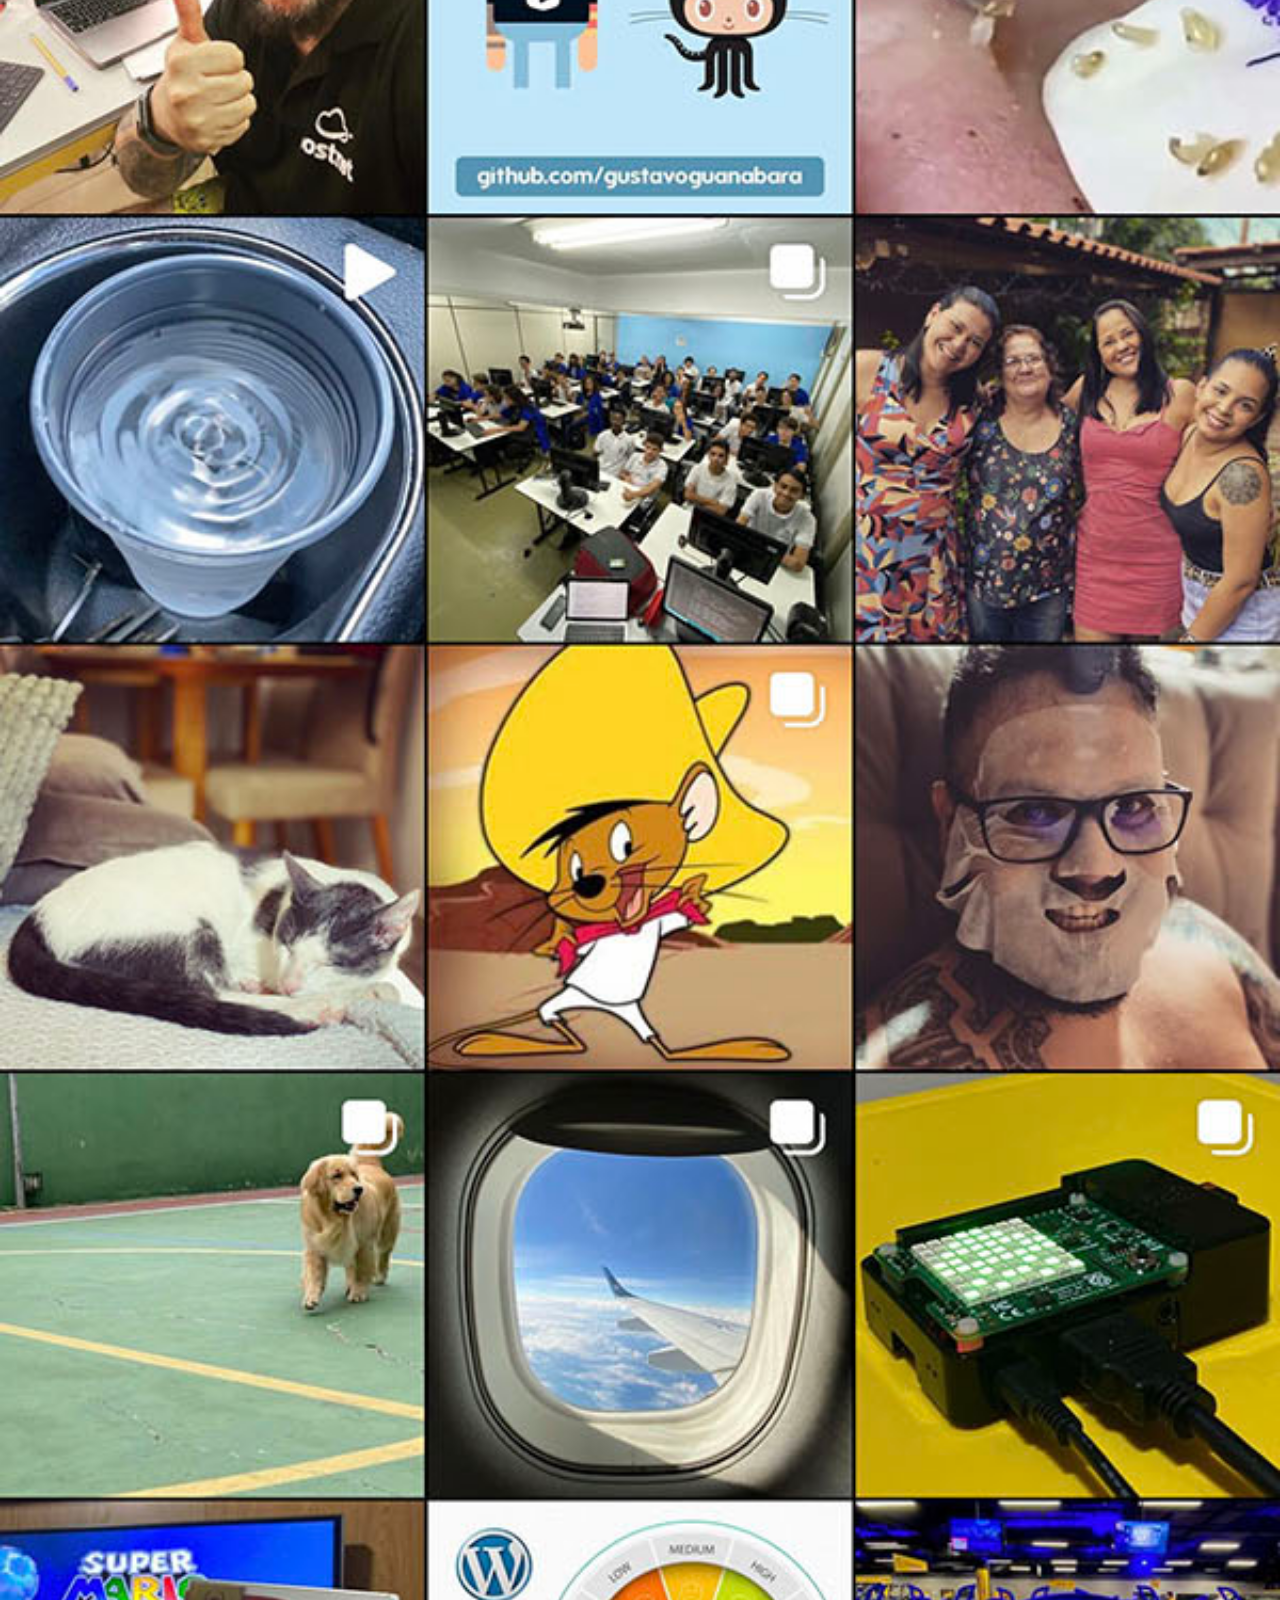
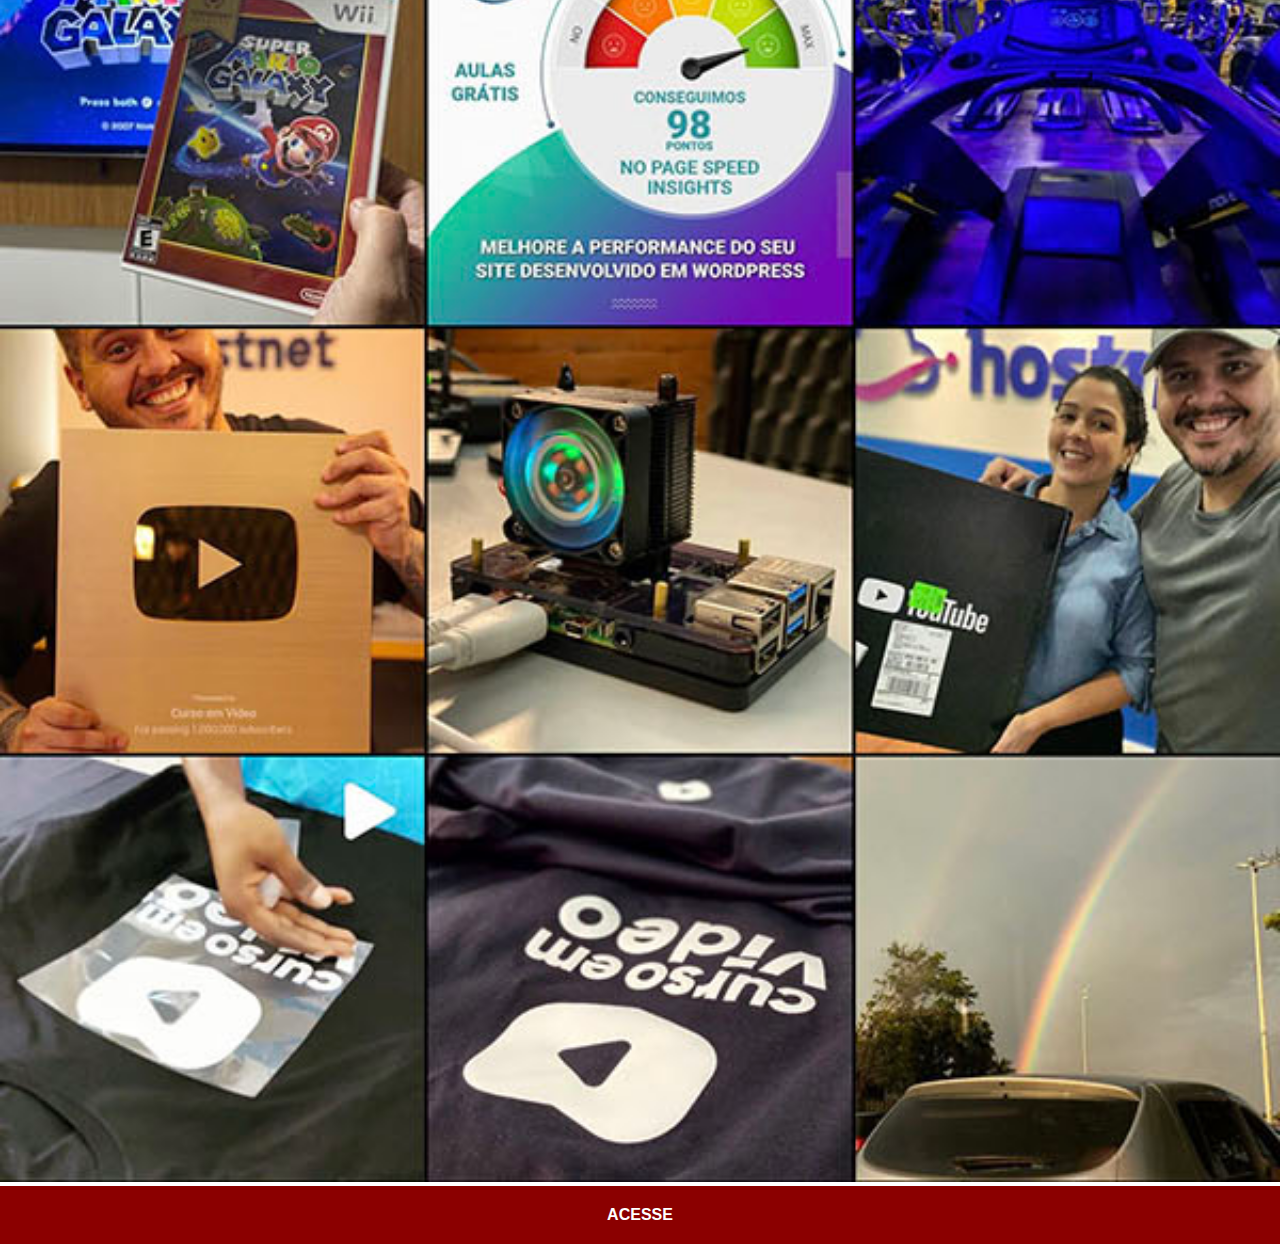
<file: instagram.html>
<!DOCTYPE html>
<html lang="pt-br">
<head>
    <meta charset="UTF-8">
    <meta http-equiv="X-UA-Compatible" content="IE=edge">
    <meta name="viewport" content="width=device-width, initial-scale=1.0">
    <title>Instagram</title>
    <link rel="stylesheet" href="estilos/social.css">
</head>
<body>
    <img src="imagens/tela-instagram.jpg" alt="Instagram">
    <a href="https://www.instagram.com/gustavoguanabara/" target="_blank">ACESSE</a>
</body>
</html>
</file>
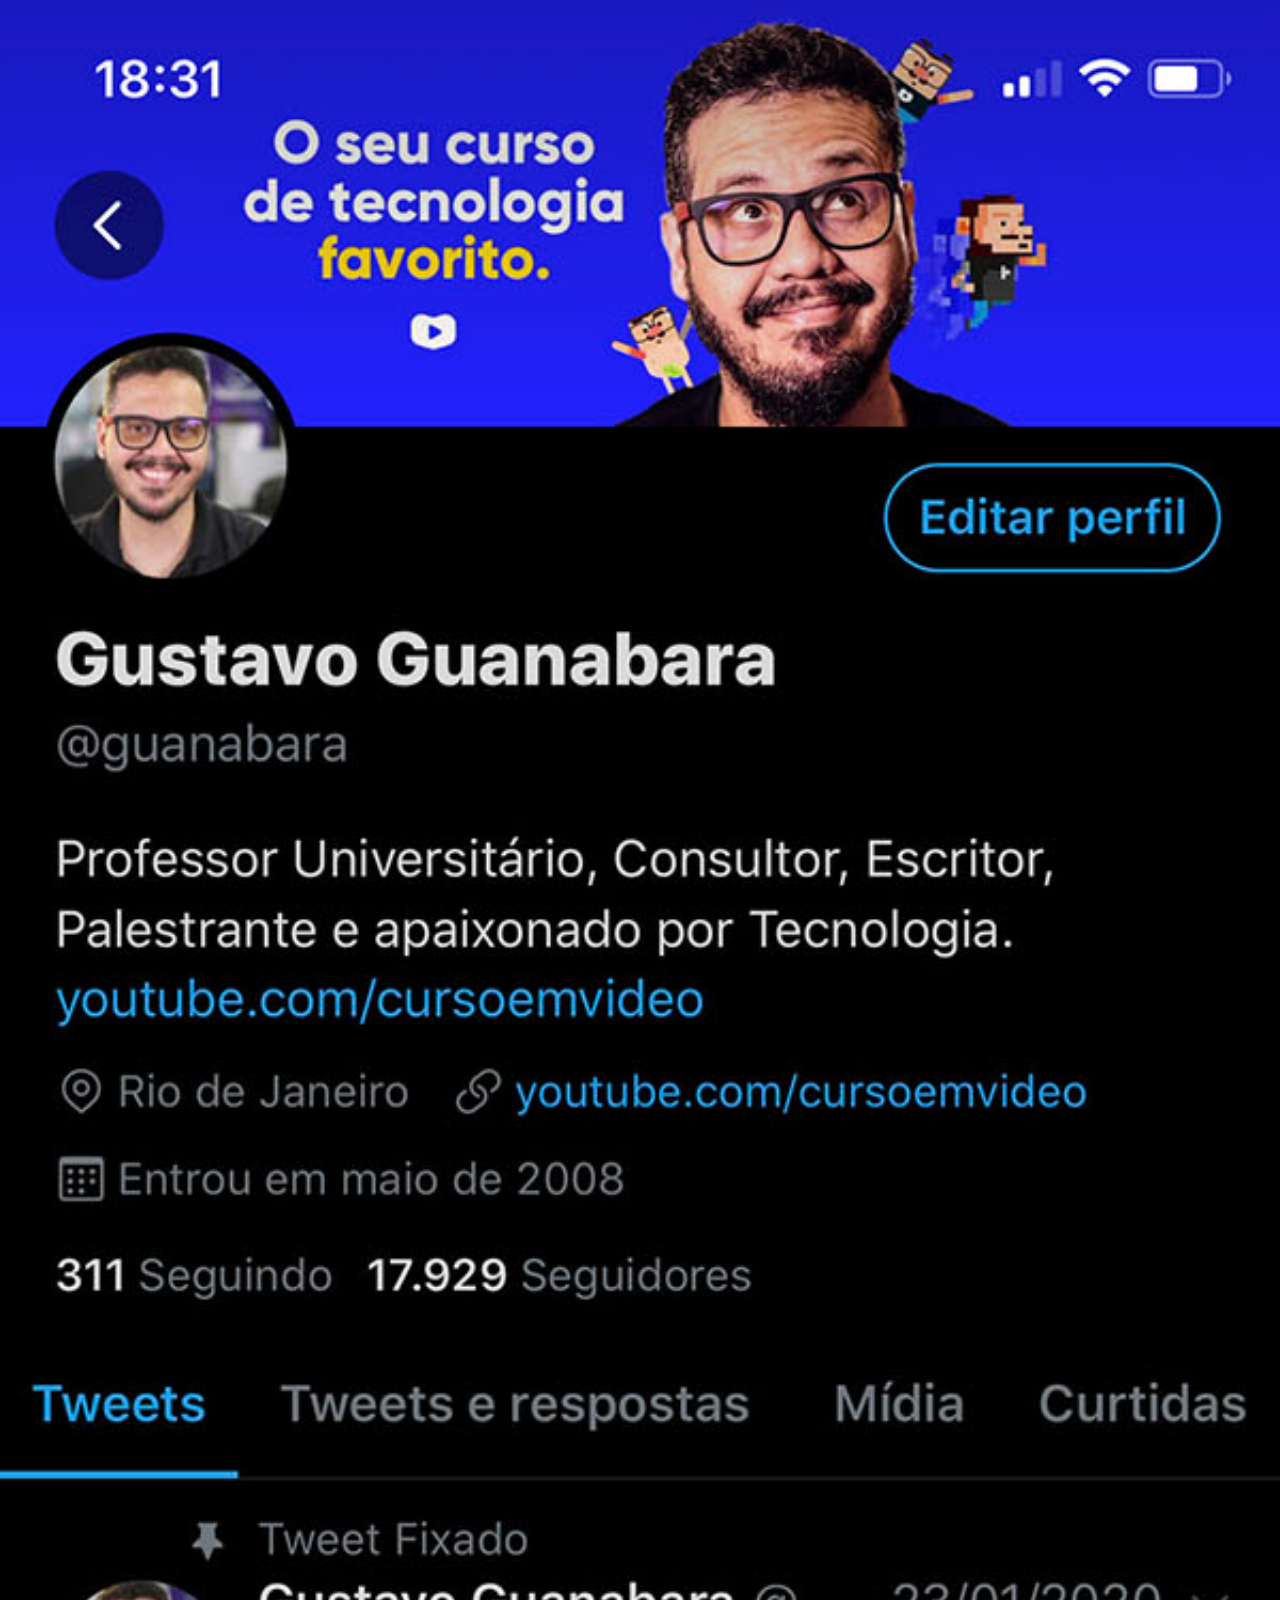
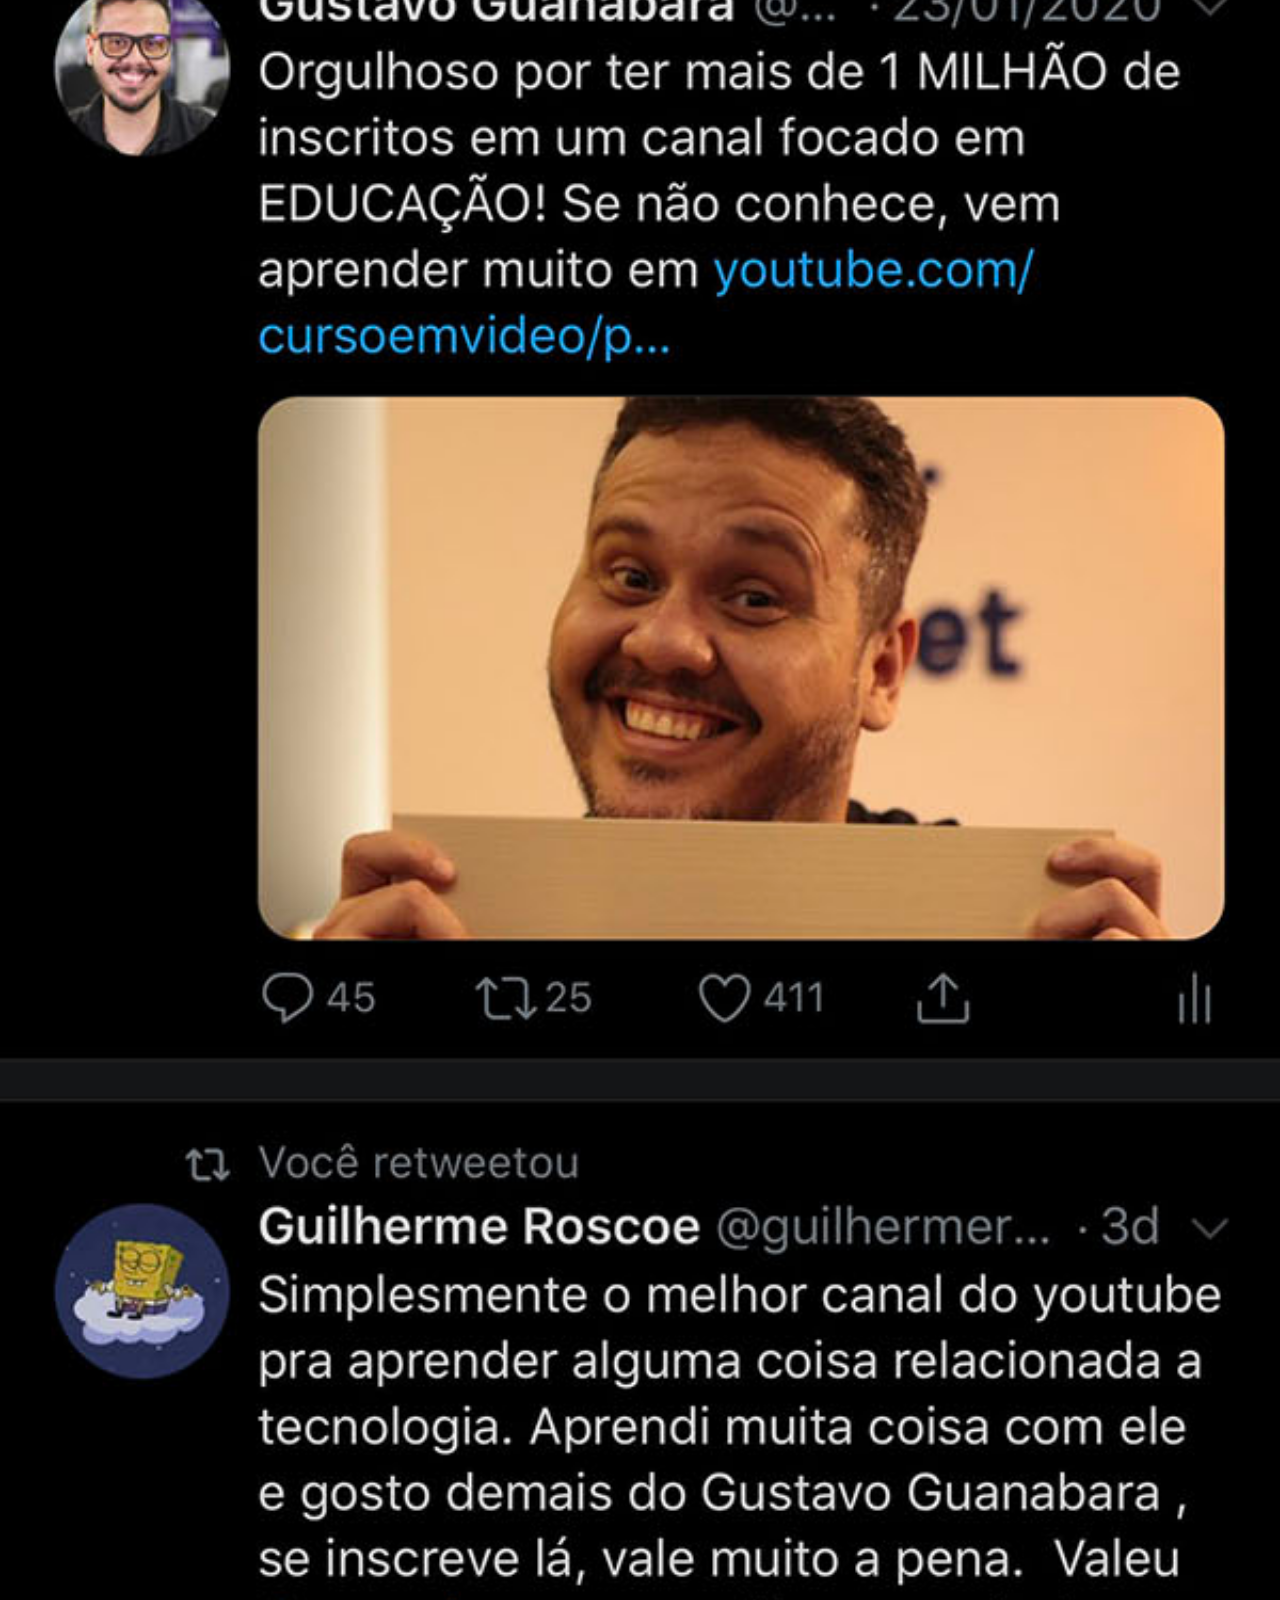
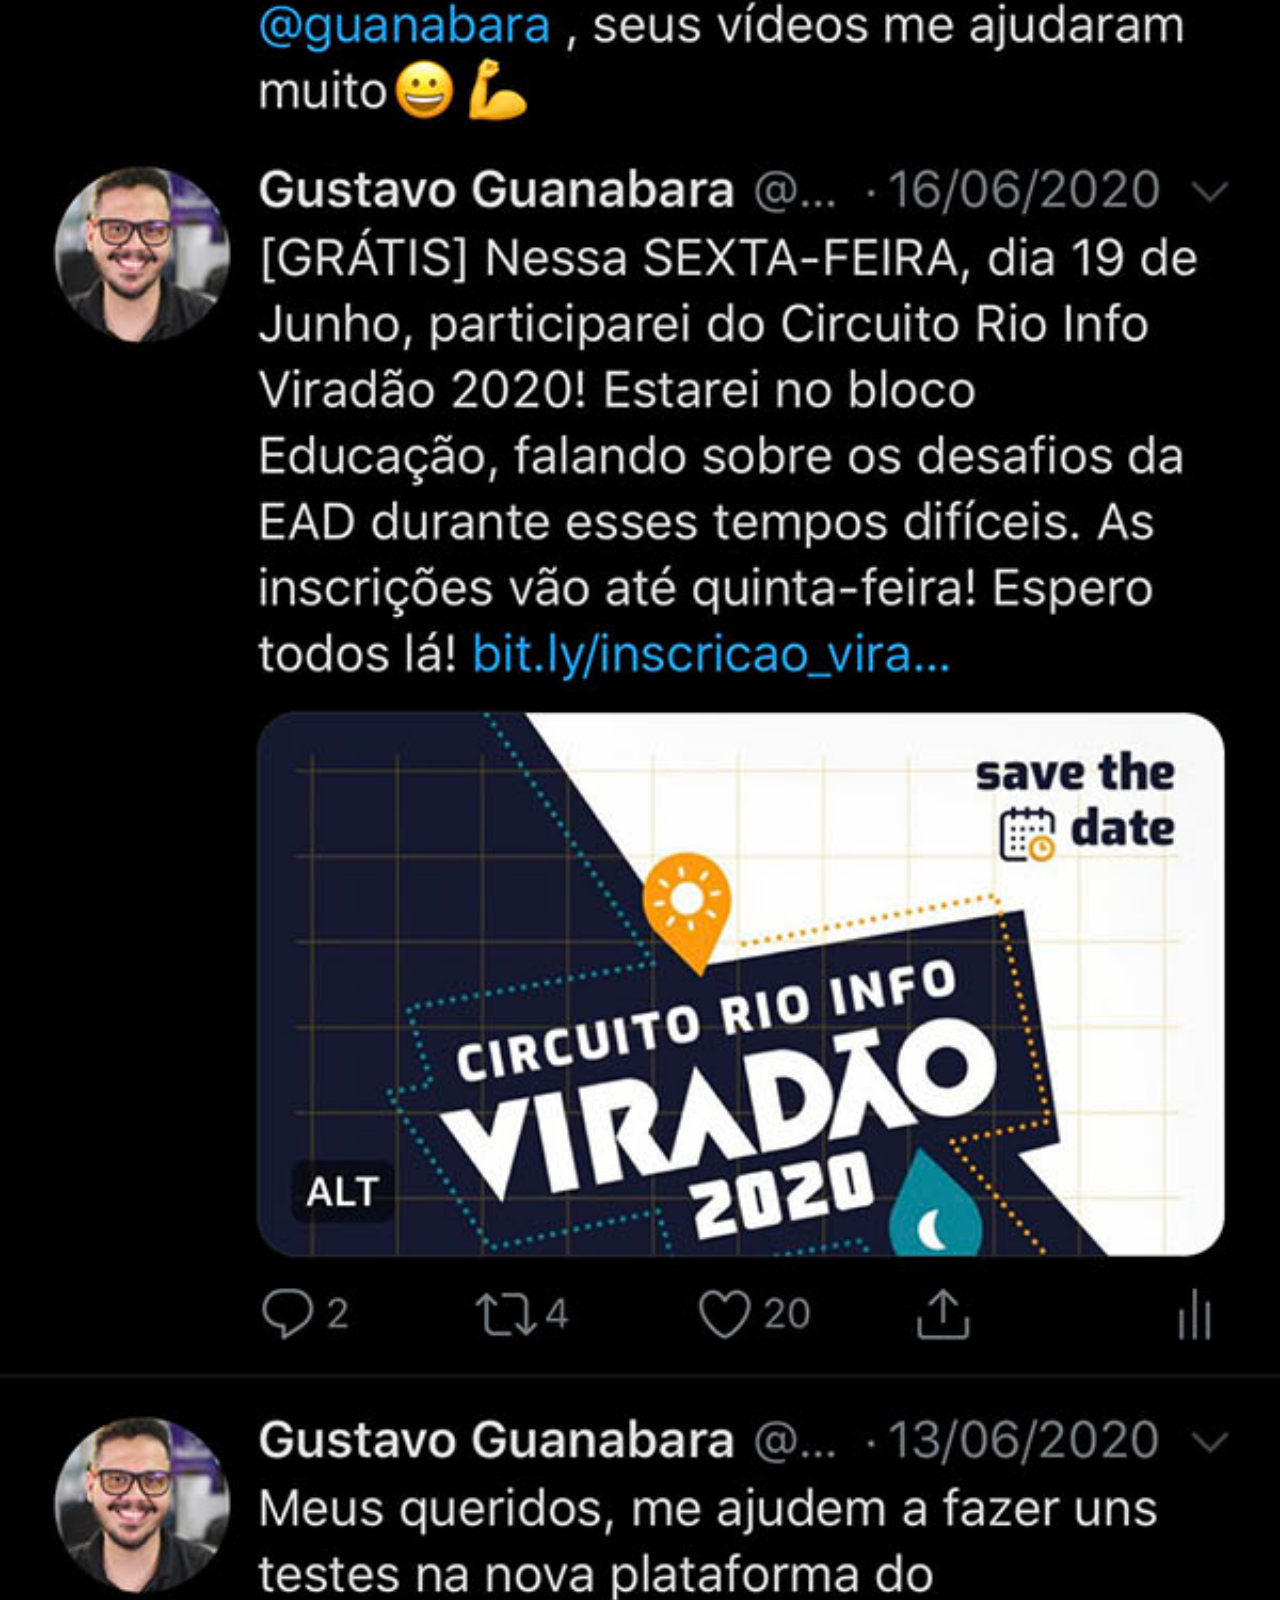
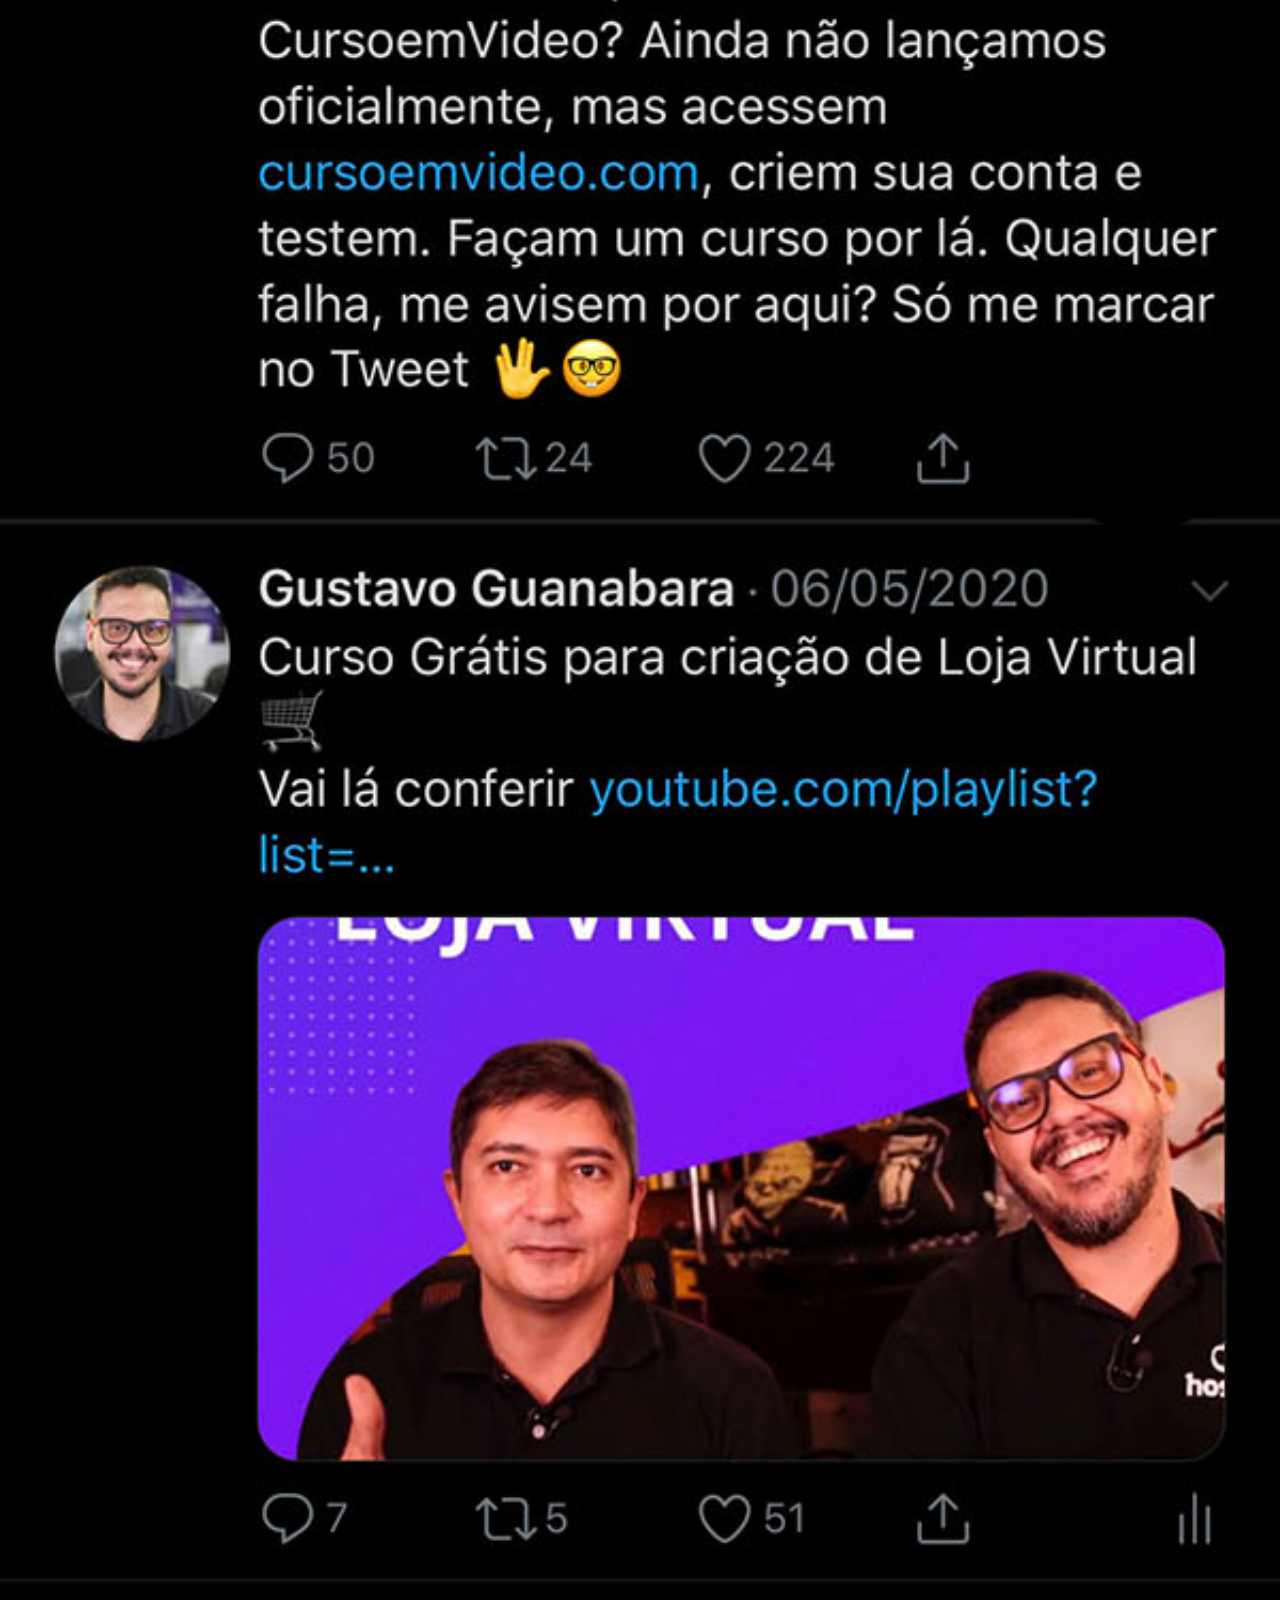
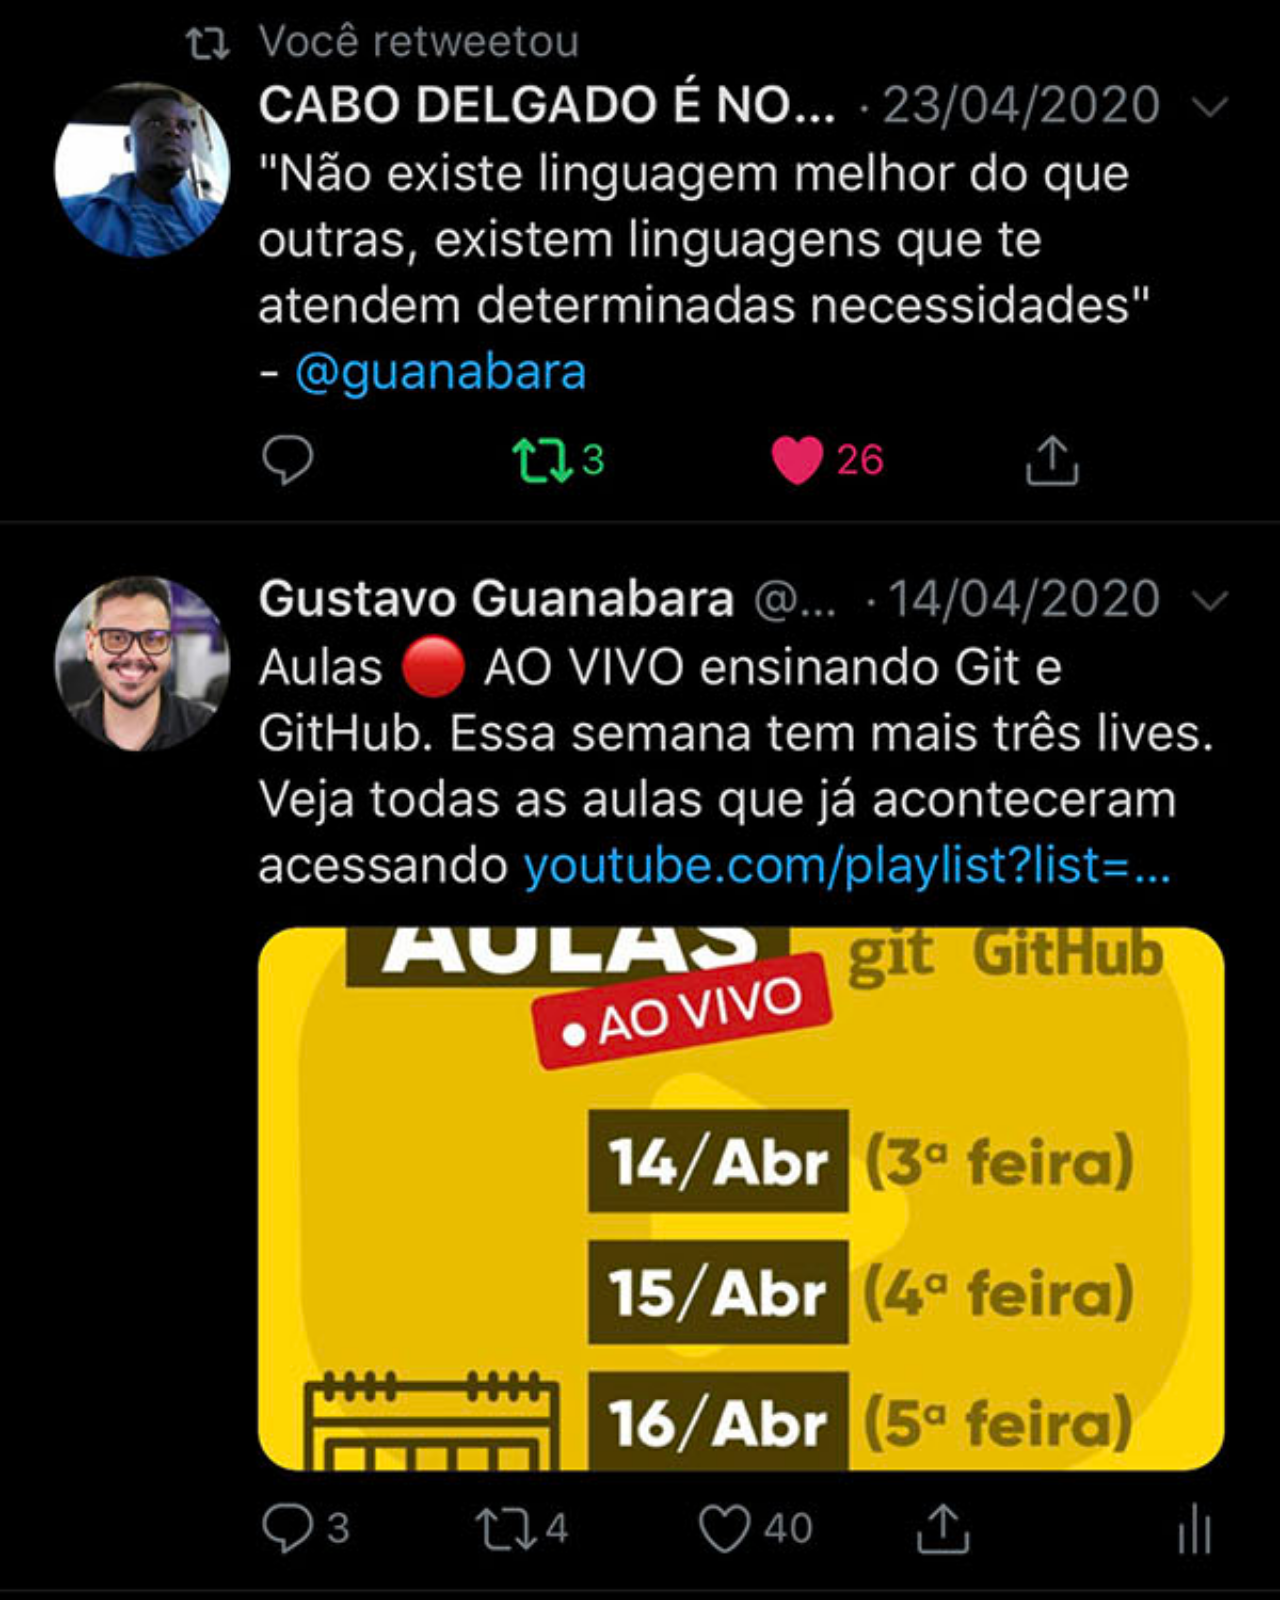
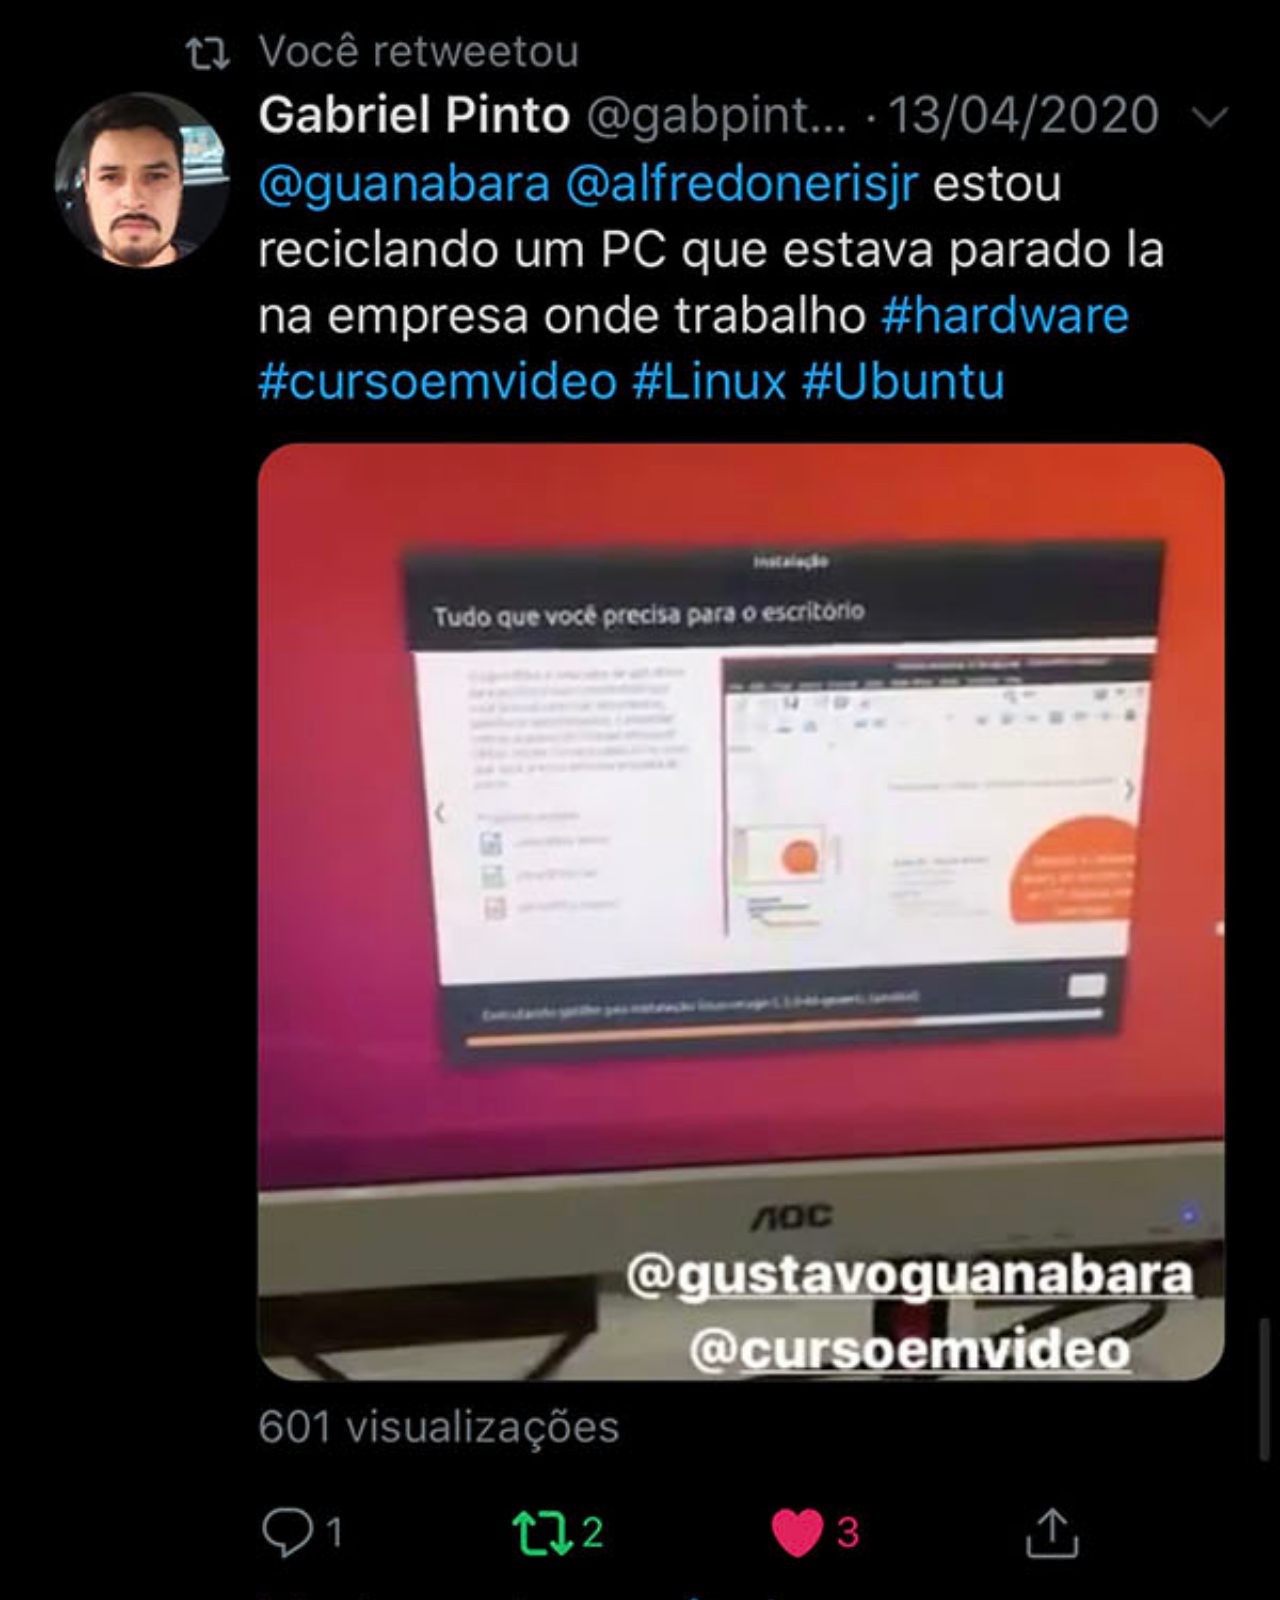
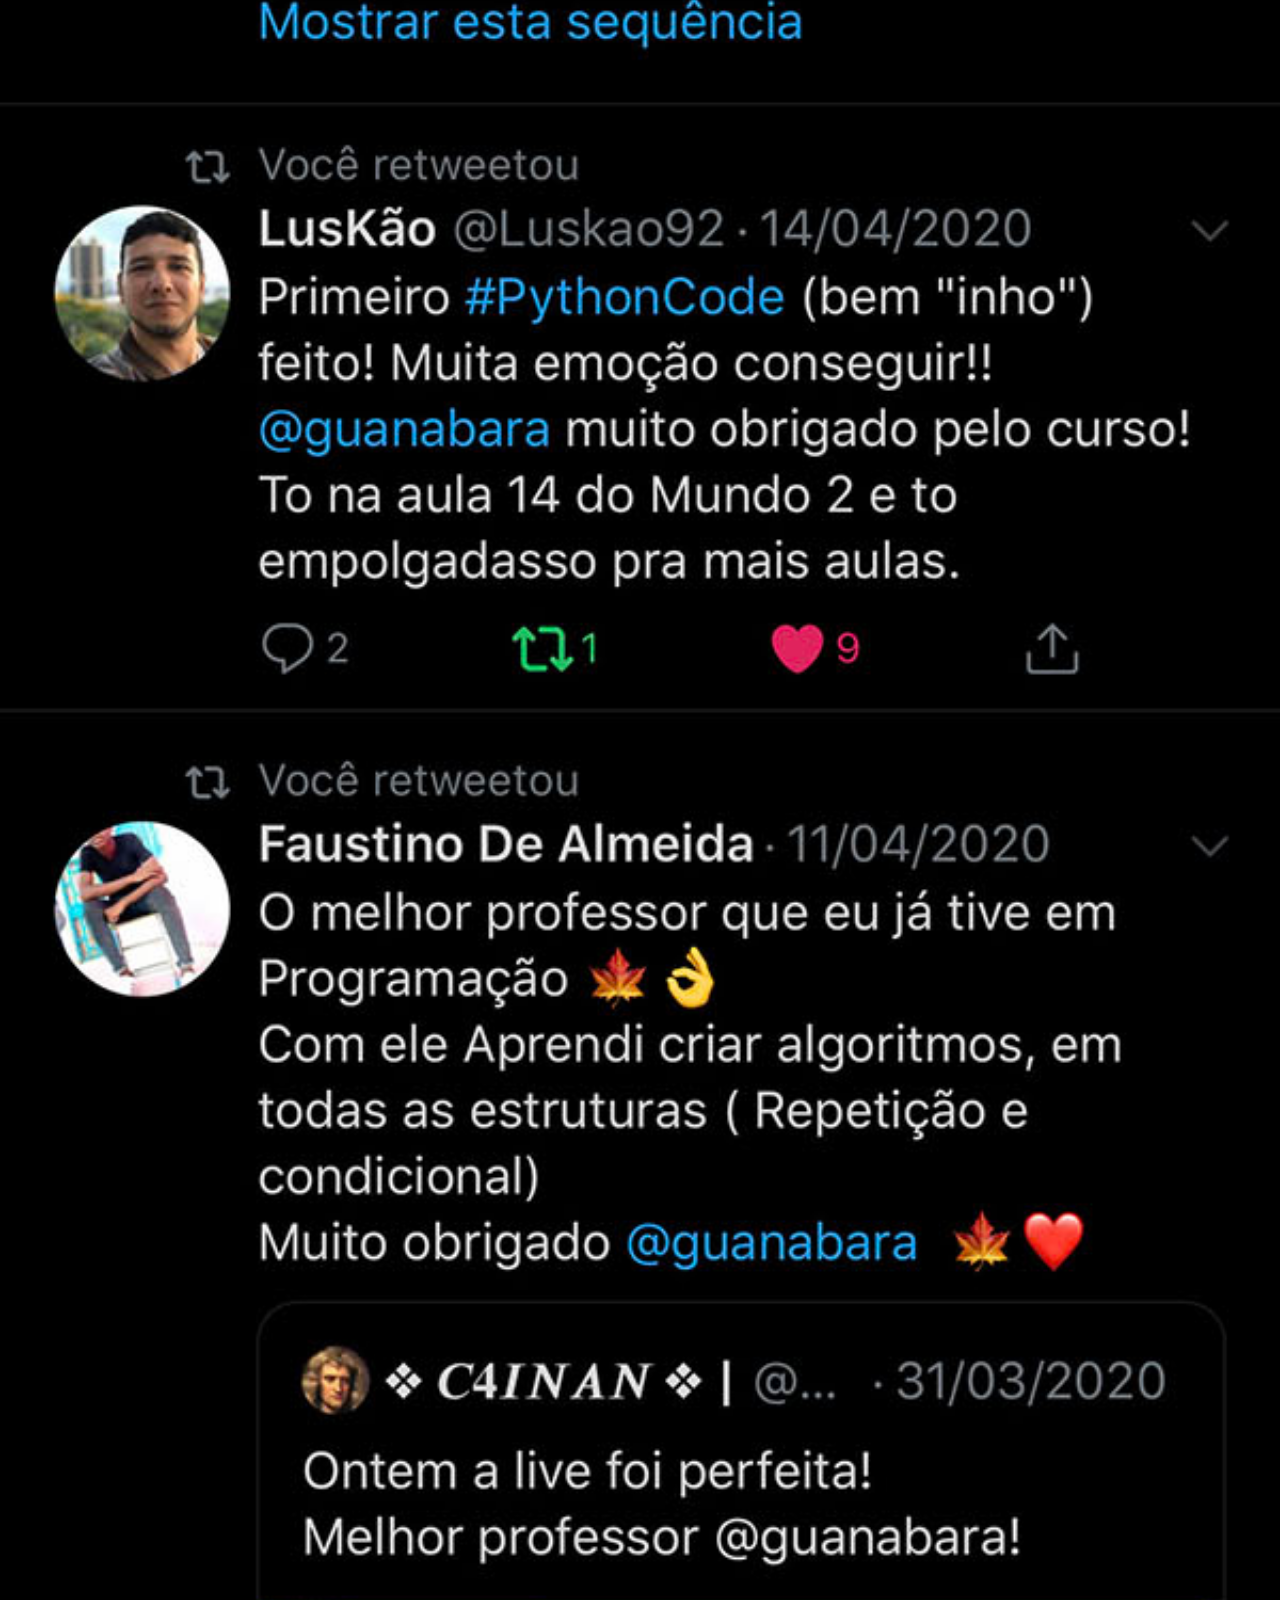
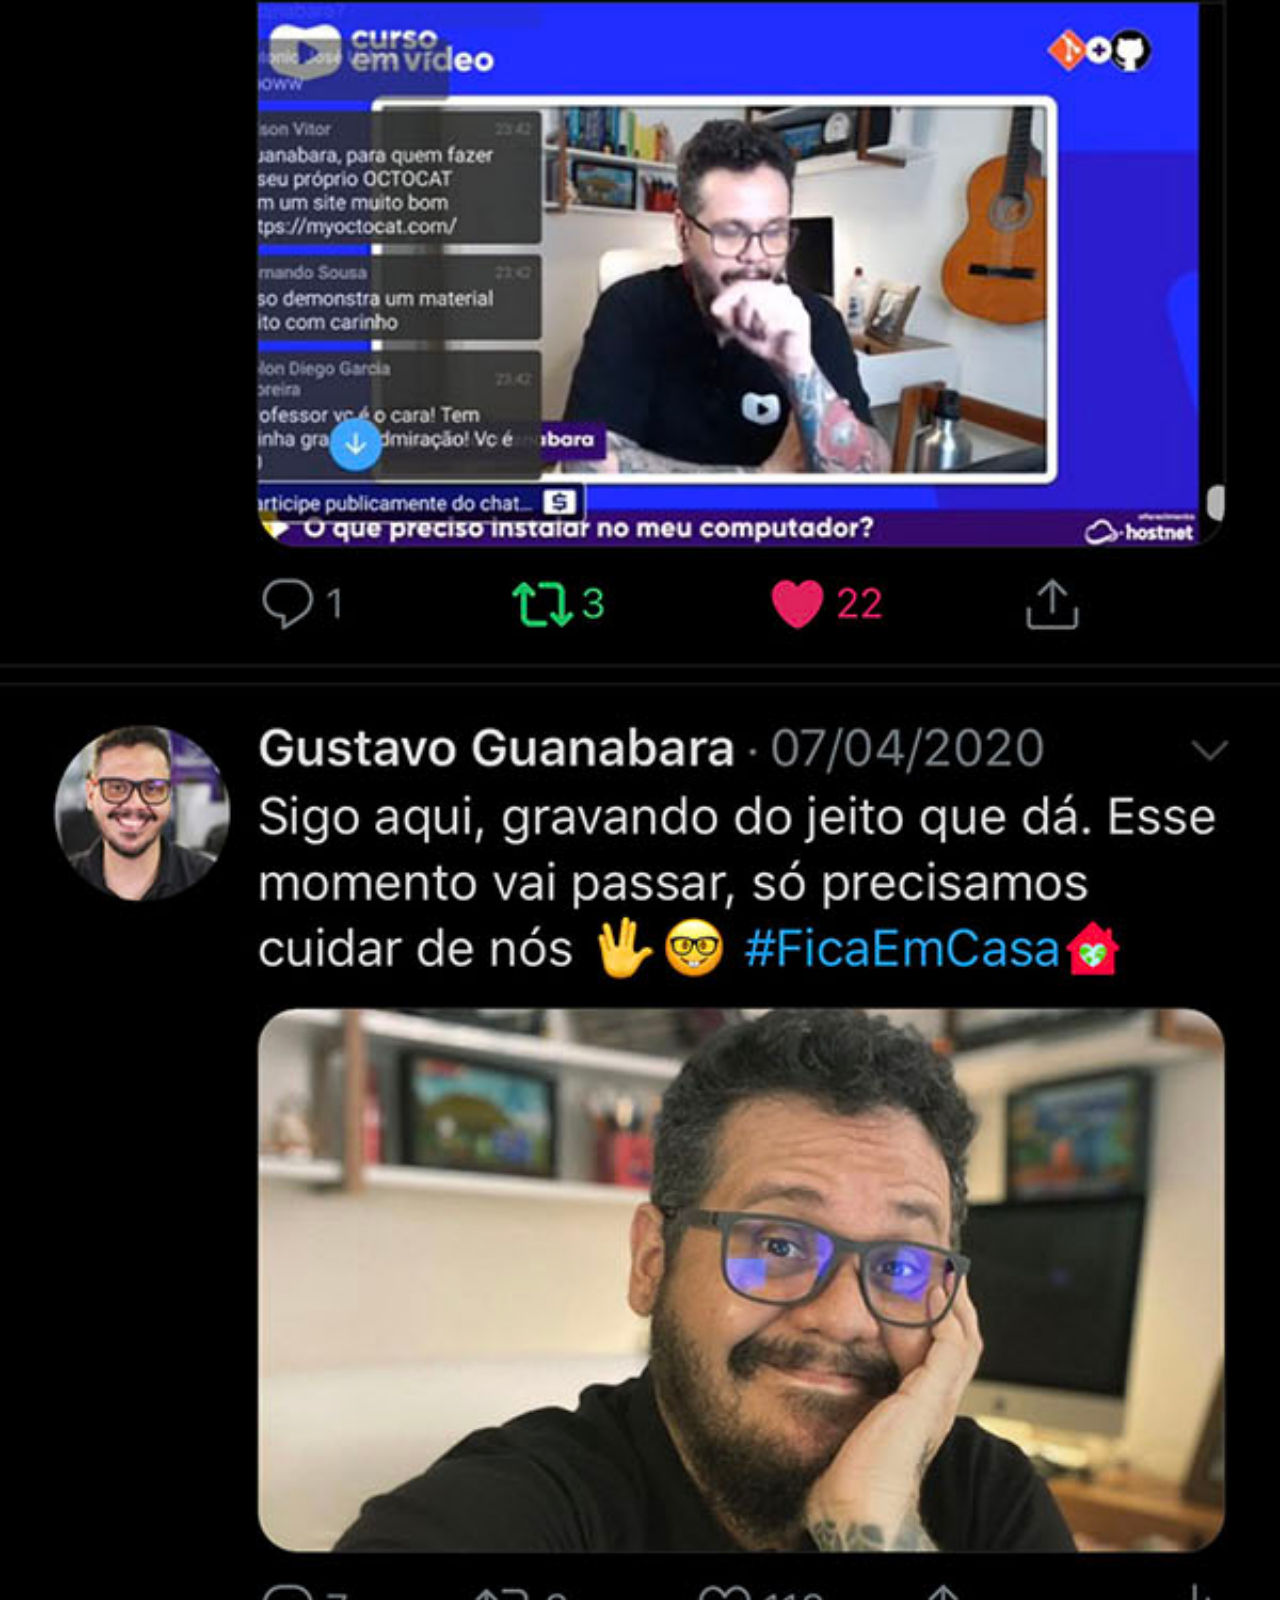
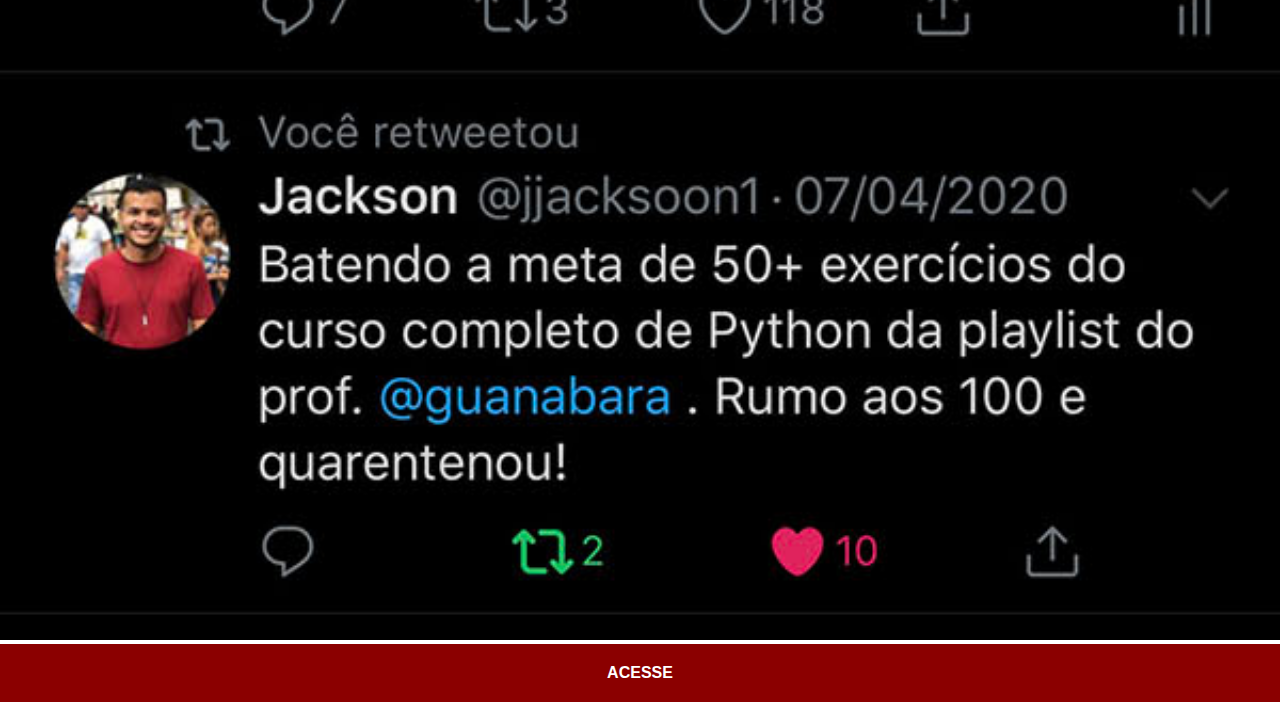
<file: twitter.html>
<!DOCTYPE html>
<html lang="pt-br">
<head>
    <meta charset="UTF-8">
    <meta http-equiv="X-UA-Compatible" content="IE=edge">
    <meta name="viewport" content="width=device-width, initial-scale=1.0">
    <title>Twitter</title>
    <link rel="stylesheet" href="estilos/social.css">
</head>
<body>
    <img src="imagens/tela-twitter.jpg" alt="Twitter">
    <a href="https://twitter.com/guanabara?ref_src=twsrc%5Egoogle%7Ctwcamp%5Eserp%7Ctwgr%5Eauthor" target="_blank">ACESSE</a>
</body>
</html>
</file>
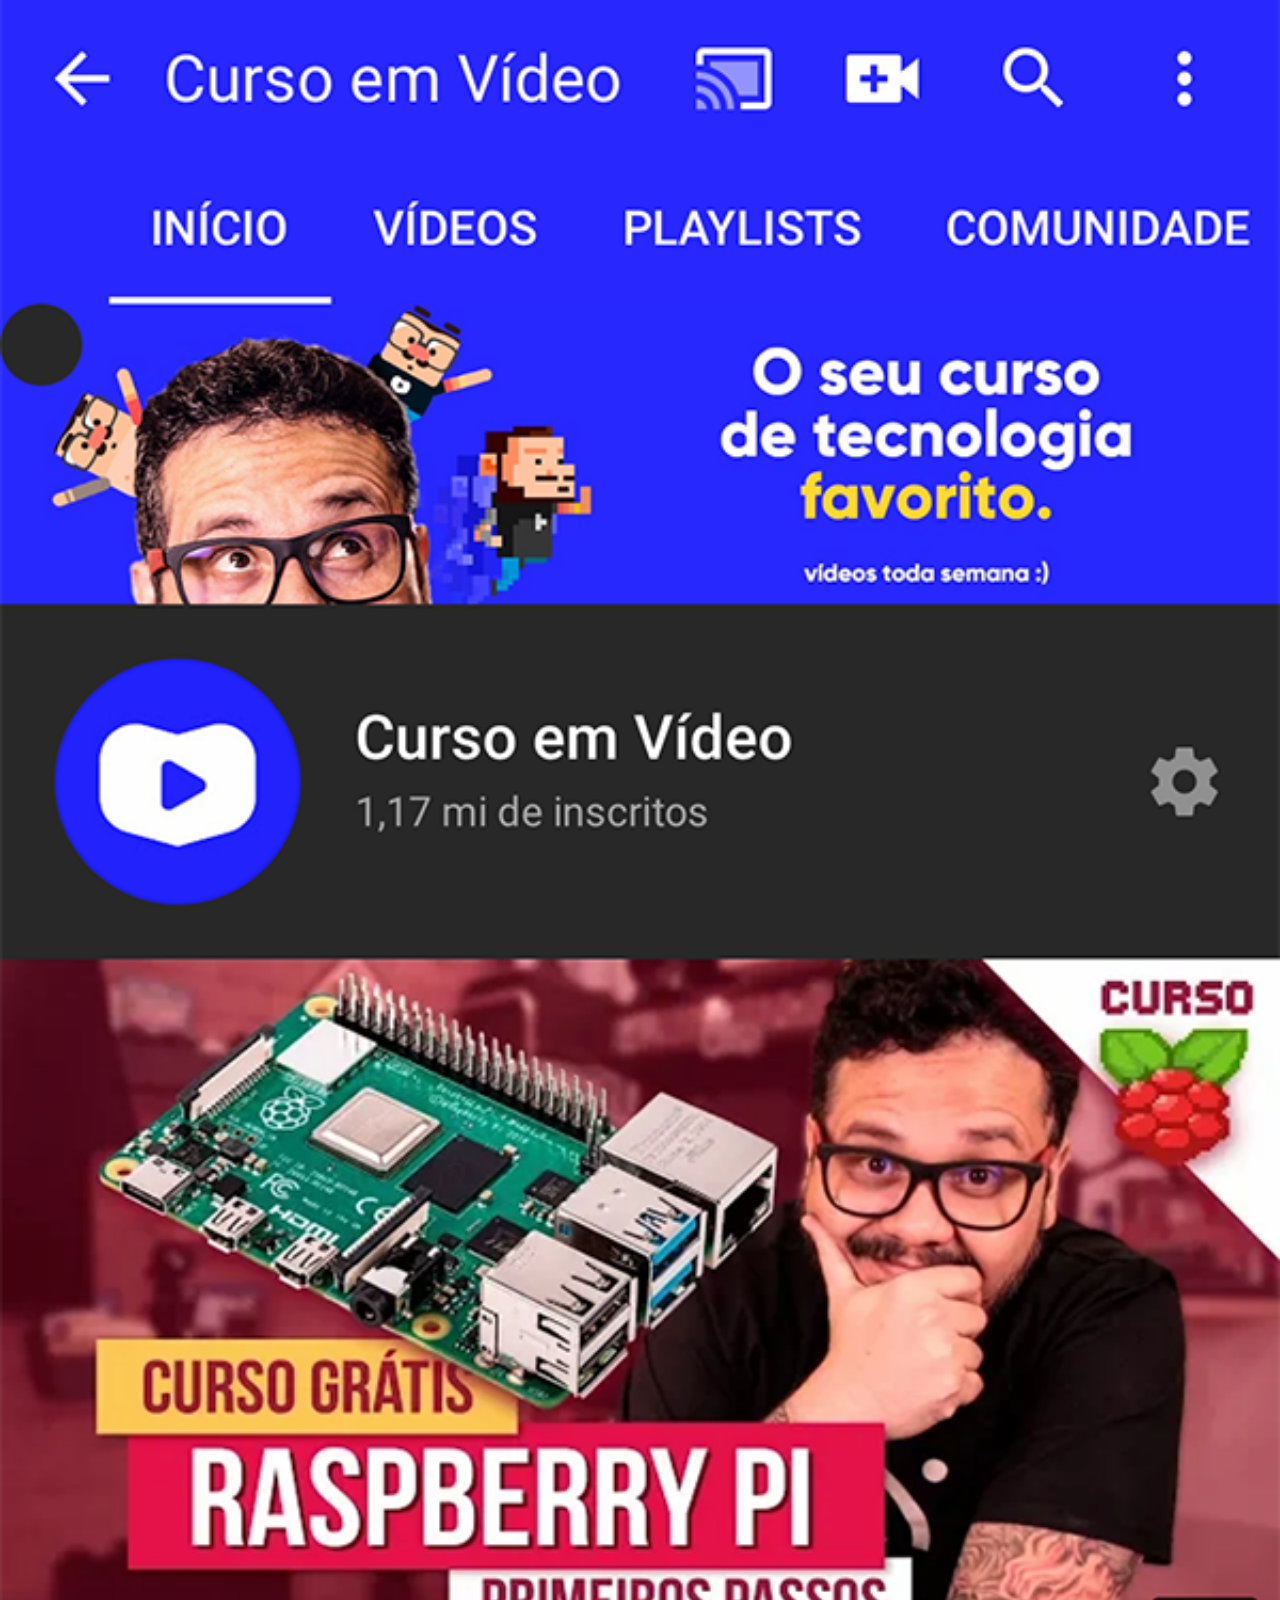
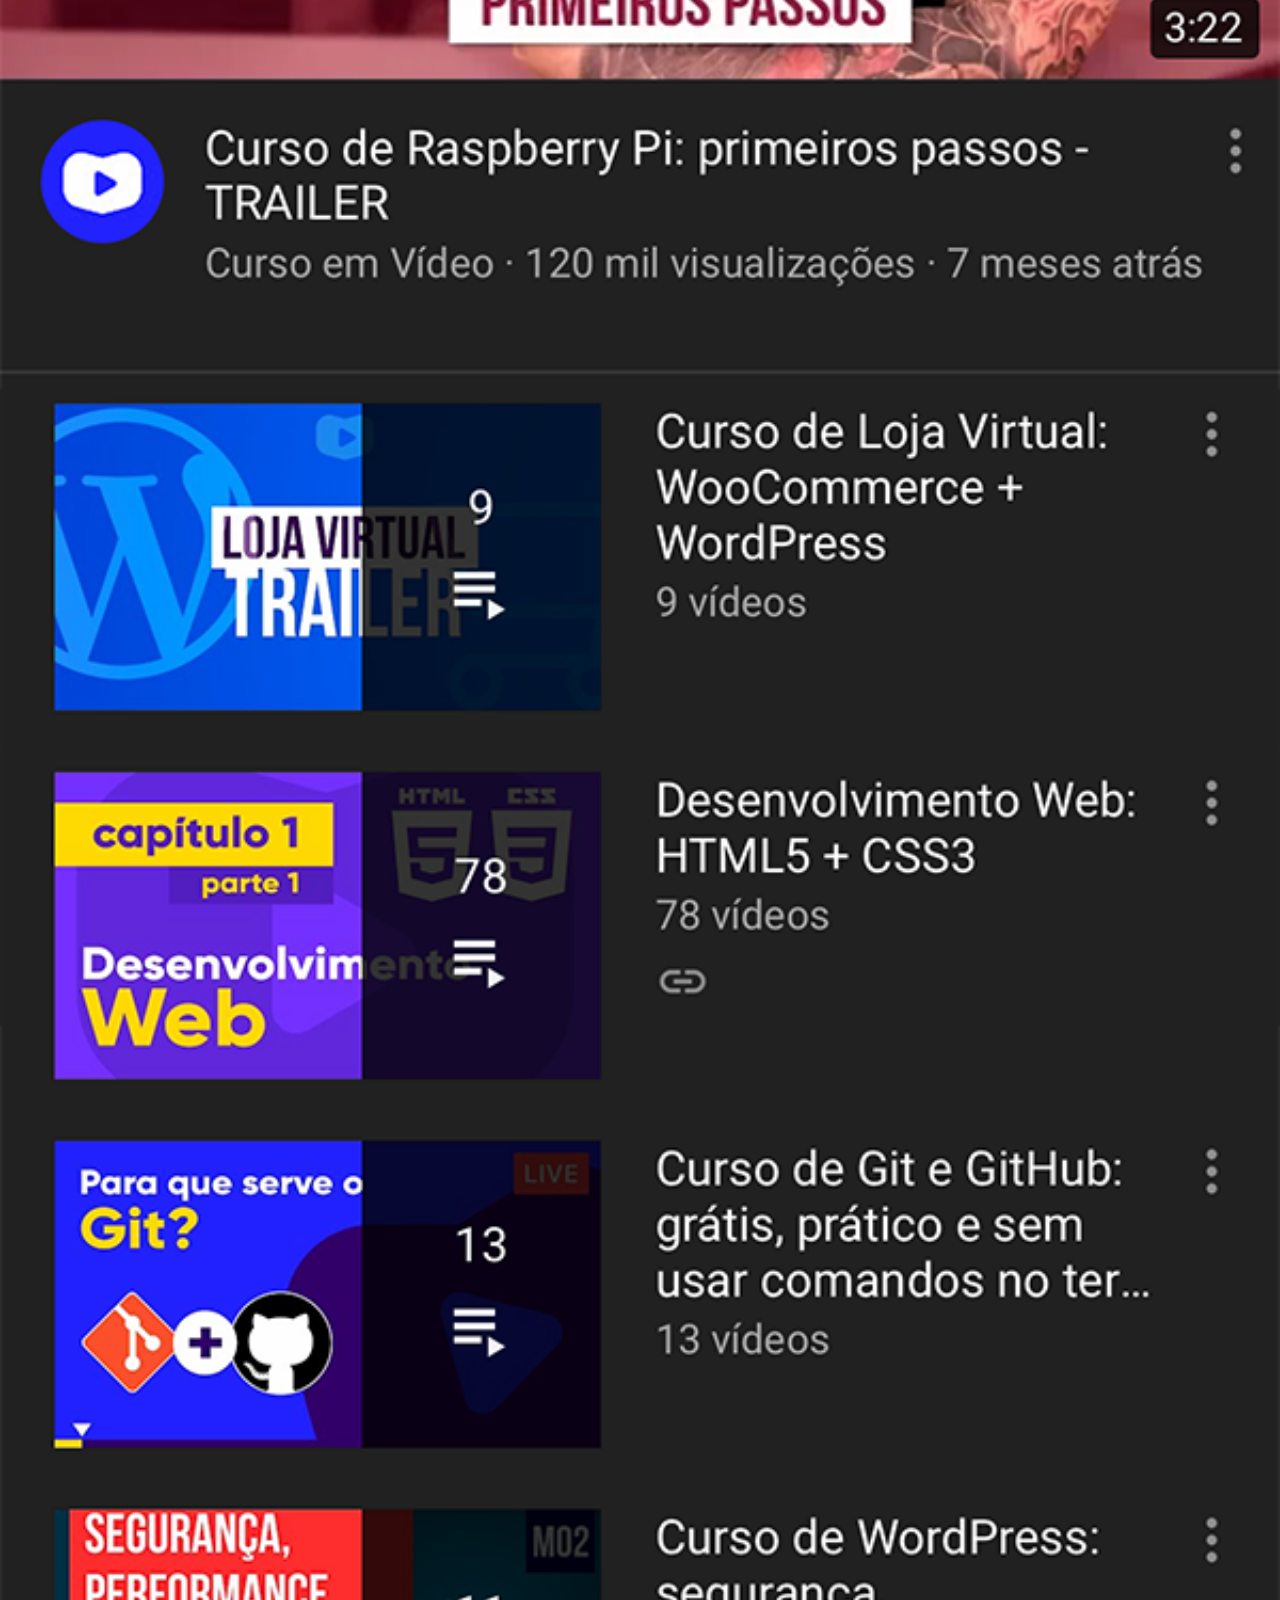
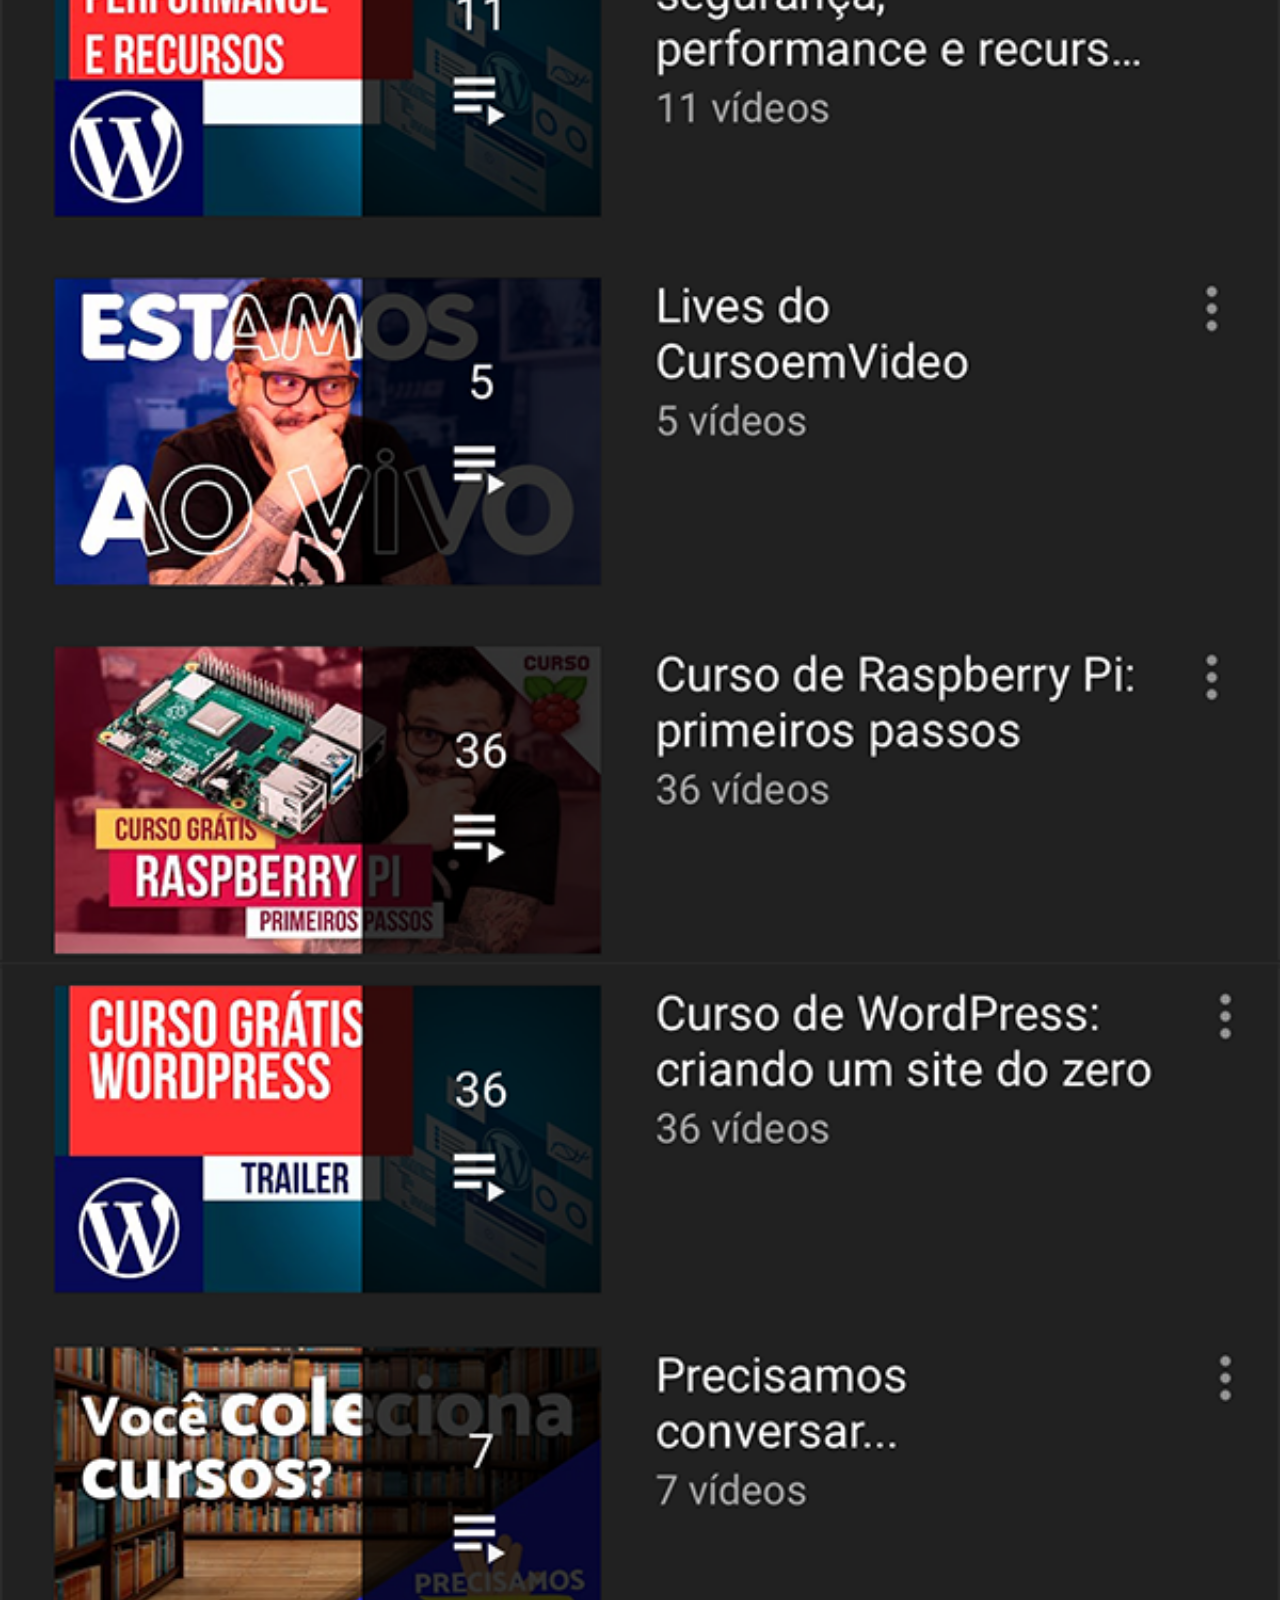
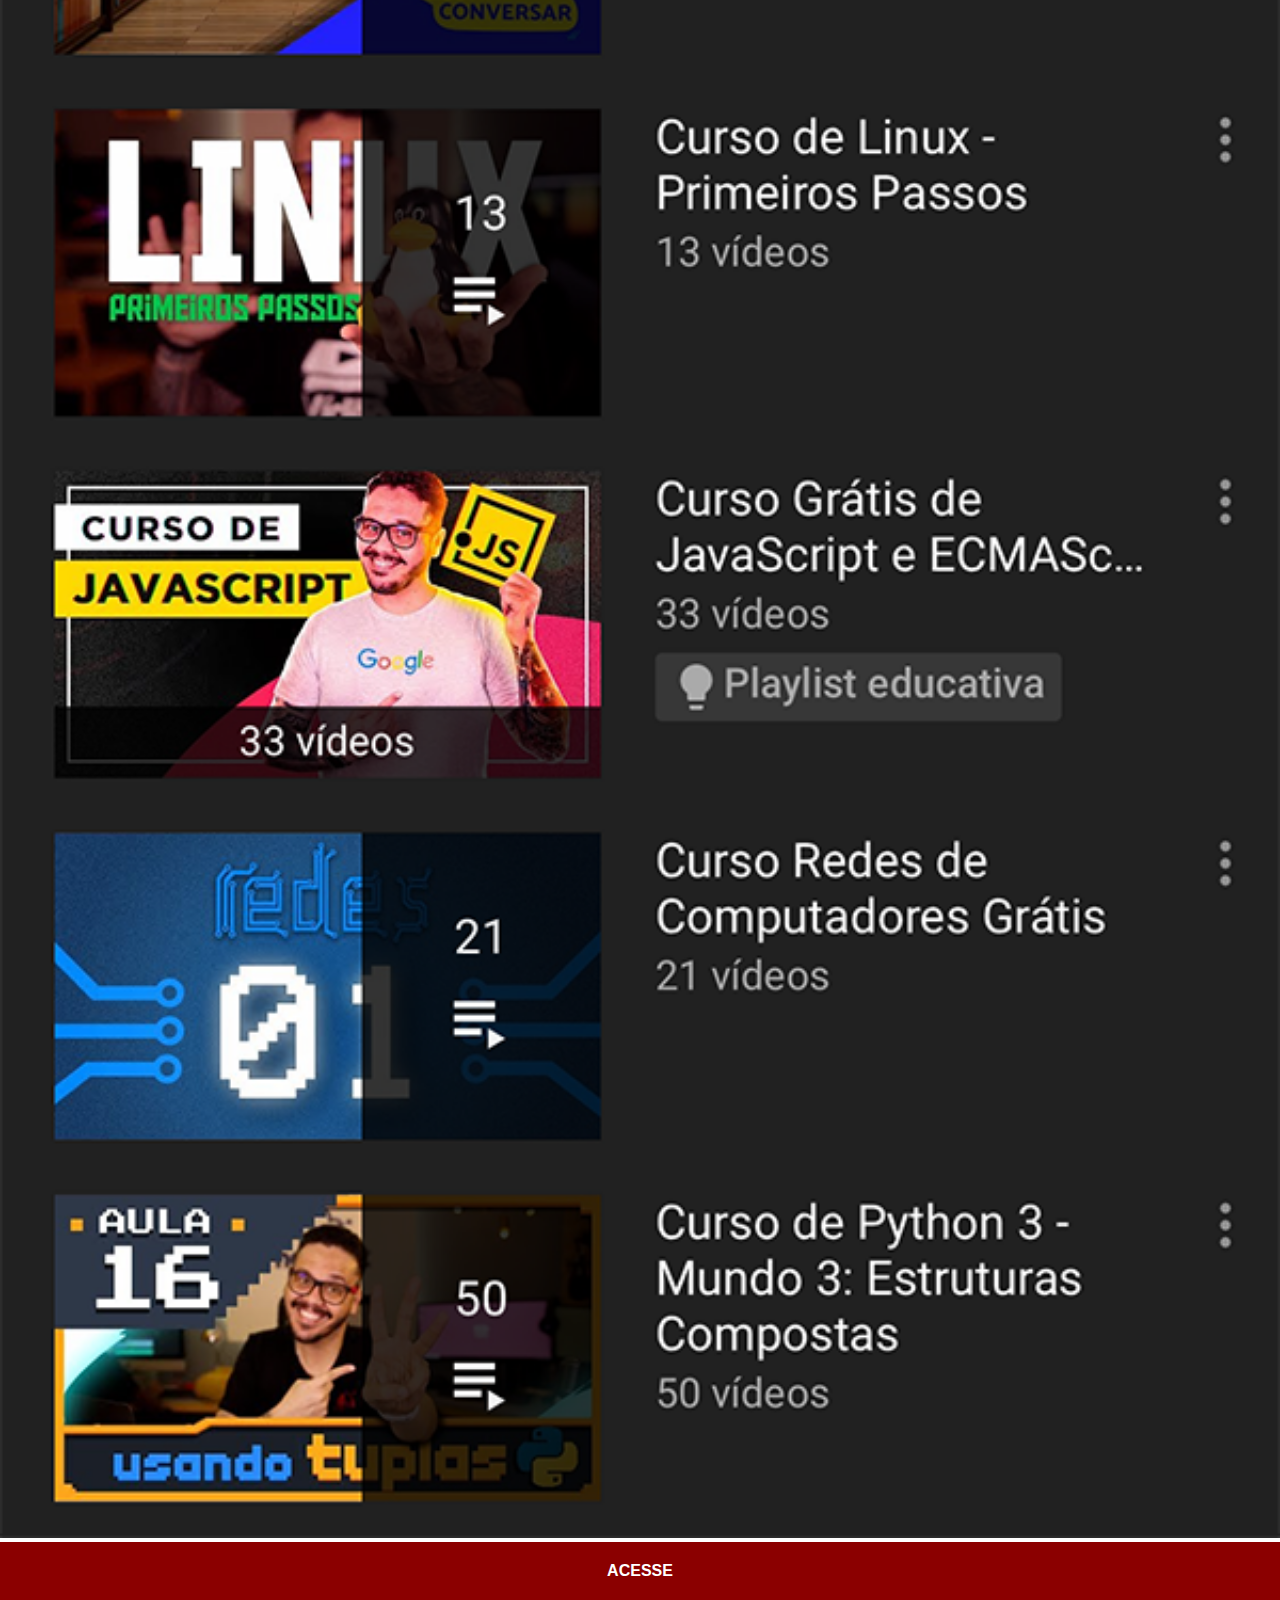
<file: youtube.html>
<!DOCTYPE html>
<html lang="pt-br">
<head>
    <meta charset="UTF-8">
    <meta http-equiv="X-UA-Compatible" content="IE=edge">
    <meta name="viewport" content="width=device-width, initial-scale=1.0">
    <title>Document</title>
    <link rel="stylesheet" href="estilos/social.css">
</head>
<body>
    <img src="imagens/tela-youtube.png" alt="YouTube">
    <a href="https://www.youtube.com/@CursoemVideo/playlists" target="_blank">ACESSE</a>
</body>
</html>
</file>
<file: estilos/style.css>
@charset "UTF-8";

*{
    margin: 0px;
    padding: 0px;
    font-family: Arial, Helvetica, sans-serif;
}

html,body{
    height: 100vh;
    width: 100vw;
    background-color: black;
}

body{
    background: url(../imagens/fundo-madeira.jpg) no-repeat top center;
    background-size: cover;
    background-attachment: fixed;
}

main{
    position: relative;
    height: 100vh;
}

section#telefone{
    position: absolute;
    top: 50%;
    left: 50%;
    transform: translate(-50%, -50%);
    height: 627px;
    width: 311px;
    background: url(../imagens/frame-iphone.png) no-repeat;
}

iframe#tela{
    position: relative;
    top: 80px;
    left: 22px;
    width: 267px;
    height: 471px;
}
section#redes-sociais{
    text-align: right ;
}

section#redes-sociais img{
    width: 50px;
    margin: 10px;
    border-radius: 50%;
    box-shadow: 2px 2px 5px rgba(0, 0, 0, 0.551);
    box-sizing: border-box;
}

section#redes-sociais img:hover{
    border: 2px solid rgba(255, 255, 255, 0.903);
    transform: translate(-3px, -3px);
    box-shadow: 5px 5px 10px rgba(0, 0, 0, 0.805);
    transition: 0.5s;
}
</file>
<file: estilos/social.css>
@charset "UTF-8";

        
*{
    margin: 0px;
    padding: 0px;
    font-family: Arial, Helvetica, sans-serif;
}

::-webkit-scrollbar{
    width: 0px;
    height: 0px;
}

img{
    width: 100vw;
}

a{
    display: block;
    background-color: darkred;
    color: white;
    padding: 20px;
    text-align: center;
    font-weight: bold;
    text-decoration: none;
}
a:hover{
    background-color: red;
}
</file>
